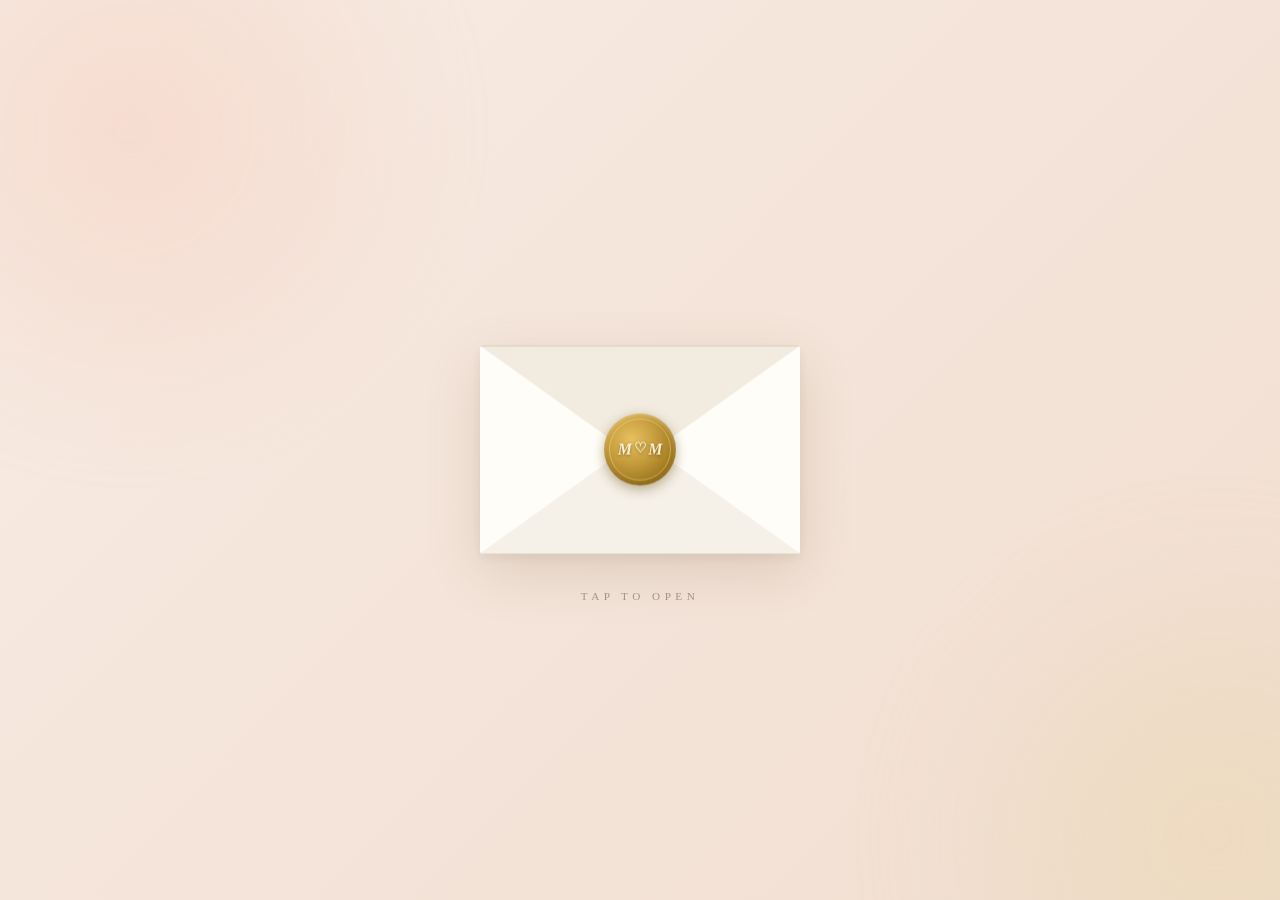
<file: index.html>
<!DOCTYPE html>
<html lang="en">
<head>
  <meta charset="UTF-8" />
  <meta http-equiv="refresh" content="0; url=./v3-envelope/" />
  <title>Mo'men &amp; Menna — Wedding Invitation</title>
  <link rel="canonical" href="./v3-envelope/" />
</head>
<body>
  <p>Redirecting to <a href="./v3-envelope/">the invitation</a>…</p>
</body>
</html>
</file>
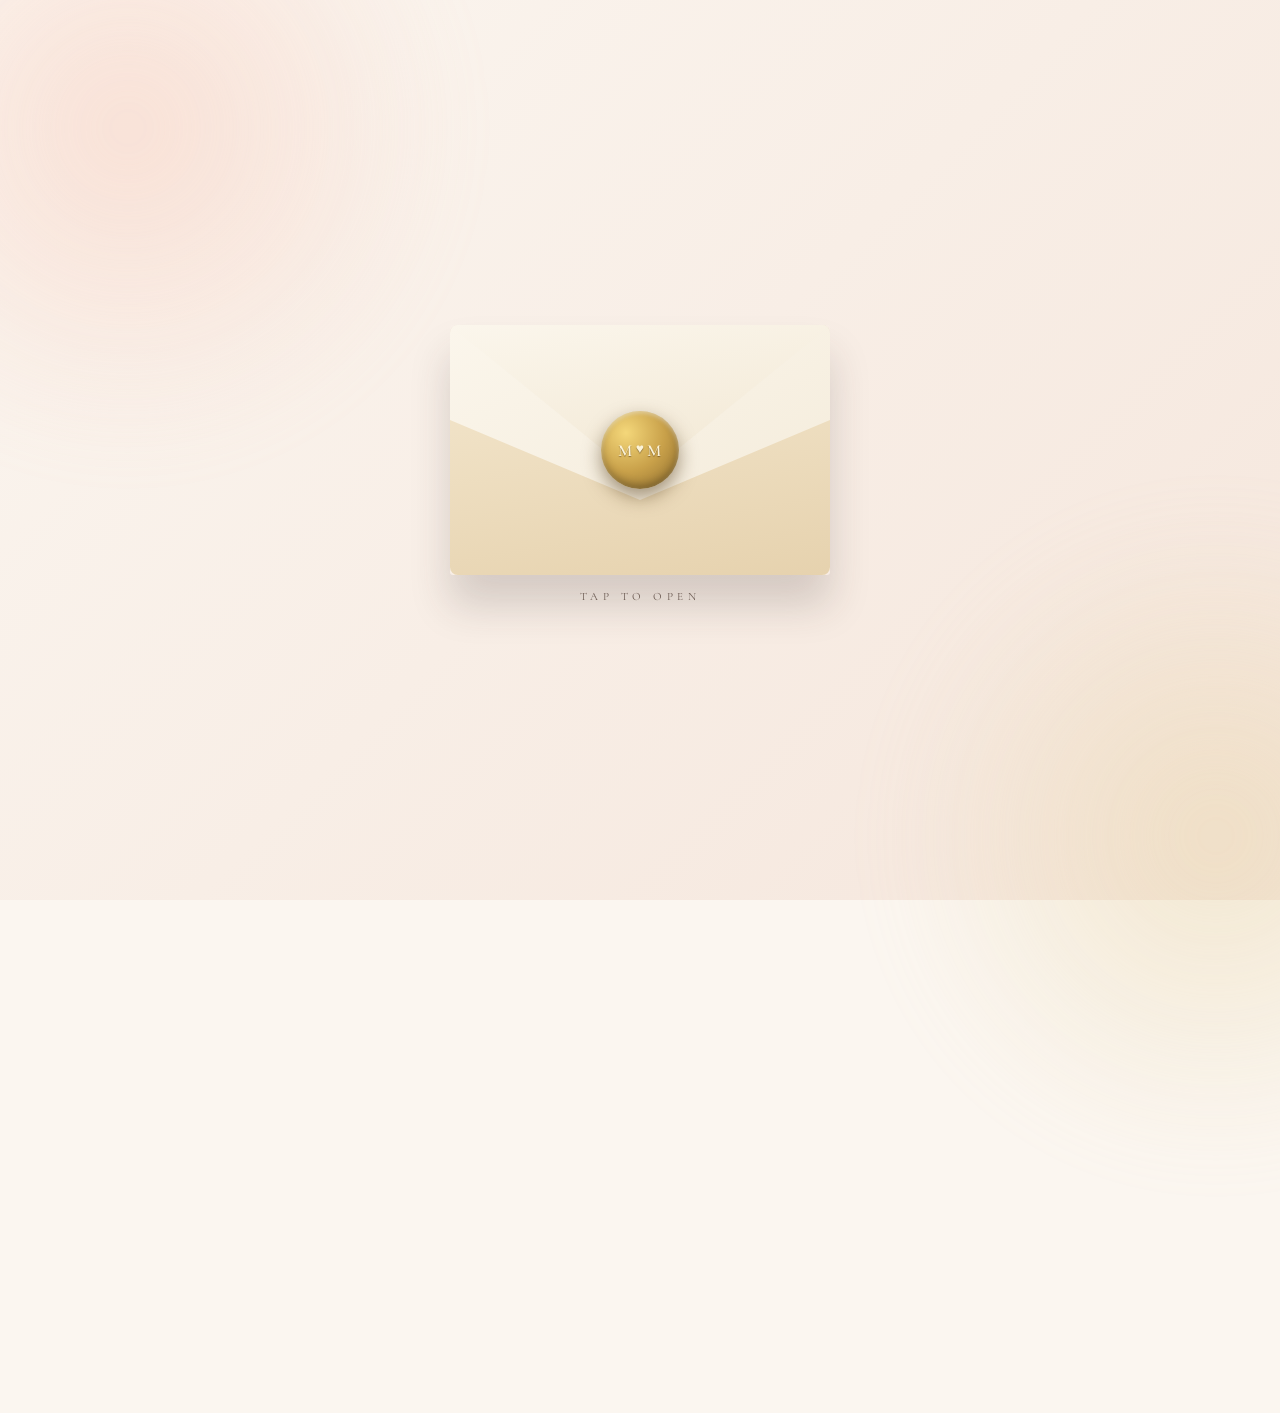
<file: v1-previous/index.html>
<!DOCTYPE html>
<html lang="en">
<head>
  <meta charset="UTF-8" />
  <meta name="viewport" content="width=device-width, initial-scale=1.0, viewport-fit=cover" />
  <meta name="theme-color" content="#c79a8b" />
  <meta name="apple-mobile-web-app-capable" content="yes" />
  <meta name="apple-mobile-web-app-status-bar-style" content="black-translucent" />
  <title>Mo'men &amp; Menna — Wedding Invitation</title>
  <meta name="description" content="29 May 2026 · Al Aly Al Azeem, Almazah · 4 PM" />

  <!-- Open Graph / WhatsApp / Facebook link preview -->
  <meta property="og:type" content="website" />
  <meta property="og:site_name" content="Mo'men &amp; Menna" />
  <meta property="og:title" content="Mo'men &amp; Menna — Wedding Invitation" />
  <meta property="og:description" content="29 May 2026 · Al Aly Al Azeem, Almazah · 4 PM" />
  <meta property="og:url" content="https://momen-menna-v1.surge.sh/" />
  <meta property="og:image" content="https://momen-menna-v1.surge.sh/preview.jpg" />
  <meta property="og:image:width" content="1200" />
  <meta property="og:image:height" content="630" />
  <meta property="og:image:alt" content="Mo'men &amp; Menna wedding invitation" />
  <meta property="og:locale" content="en_US" />

  <!-- Twitter / X -->
  <meta name="twitter:card" content="summary_large_image" />
  <meta name="twitter:title" content="Mo'men &amp; Menna — Wedding Invitation" />
  <meta name="twitter:description" content="29 May 2026 · Al Aly Al Azeem, Almazah · 4 PM" />
  <meta name="twitter:image" content="https://momen-menna-v1.surge.sh/preview.jpg" />

  <link rel="preconnect" href="https://fonts.googleapis.com" />
  <link rel="preconnect" href="https://fonts.gstatic.com" crossorigin />
  <link href="https://fonts.googleapis.com/css2?family=Amiri:wght@400;700&family=Cormorant+Garamond:wght@300;400;500;600&family=Great+Vibes&family=Tangerine:wght@400;700&display=swap" rel="stylesheet" />
  <link rel="stylesheet" href="styles.css" />
</head>
<body>
  <!-- Animated background layers -->
  <div class="bg-gradient" aria-hidden="true"></div>
  <div class="bg-glow bg-glow-1" aria-hidden="true"></div>
  <div class="bg-glow bg-glow-2" aria-hidden="true"></div>
  <div class="petals flowers" aria-hidden="true"></div>
  <div class="sparkles" aria-hidden="true"></div>

  <!-- Opening envelope (tap to open on first load) -->
  <div id="envelope" class="envelope" role="button" tabindex="0" aria-label="Tap to open invitation">
    <div class="env-back"></div>
    <div class="env-letter">
      <span class="env-monogram">M &amp; M</span>
    </div>
    <div class="env-front"></div>
    <div class="env-flap"></div>
    <div class="env-seal" aria-hidden="true">
      <span class="seal-text">M<span class="seal-heart">♥</span>M</span>
    </div>
  </div>
  <p class="env-tap" aria-hidden="true">tap to open</p>

  <main class="card" id="card" aria-hidden="true">
    <header class="top">
      <div class="ornament reveal" aria-hidden="true">
        <span class="line"></span>
        <span class="diamond">&#10047;</span>
        <span class="line"></span>
      </div>
      <p class="kicker reveal">Together with their families</p>
    </header>

    <section class="names">
      <h1 class="name reveal"><span class="name-inner">Mo'men</span></h1>
      <div class="amp reveal"><span class="amp-inner">&amp;</span></div>
      <h1 class="name reveal"><span class="name-inner">Menna</span></h1>
      <p class="subtitle reveal">request the pleasure of your company<br/>at the celebration of their wedding</p>
    </section>

    <section class="details">
      <div class="detail reveal">
        <span class="label">When</span>
        <span class="value">Friday</span>
        <span class="big-date">29</span>
        <span class="value">May 2026 &middot; 4:00 PM</span>
      </div>

      <div class="ornament small reveal" aria-hidden="true">
        <span class="line"></span>
        <span class="diamond">&#10047;</span>
        <span class="line"></span>
      </div>

      <div class="detail reveal">
        <span class="label">Where</span>
        <span class="value venue">Al Aly Al Azeem</span>
        <span class="value">Almazah</span>
        <a class="map-btn" href="https://maps.app.goo.gl/yazivd46UWntYhbt6?g_st=ic" target="_blank" rel="noopener">
          <svg viewBox="0 0 24 24" width="18" height="18" fill="currentColor" aria-hidden="true">
            <path d="M12 2a7 7 0 0 0-7 7c0 5.25 7 13 7 13s7-7.75 7-13a7 7 0 0 0-7-7zm0 9.5A2.5 2.5 0 1 1 12 6.5a2.5 2.5 0 0 1 0 5z"/>
          </svg>
          Open in Google Maps
        </a>
      </div>
    </section>

    <section class="countdown reveal" aria-label="Countdown to the wedding">
      <div class="cd-item"><span id="cd-days" class="cd-num">--</span><span class="cd-label">Days</span></div>
      <div class="cd-item"><span id="cd-hours" class="cd-num">--</span><span class="cd-label">Hours</span></div>
      <div class="cd-item"><span id="cd-mins" class="cd-num">--</span><span class="cd-label">Minutes</span></div>
      <div class="cd-item"><span id="cd-secs" class="cd-num">--</span><span class="cd-label">Seconds</span></div>
    </section>

    <div class="action-row reveal">
      <button id="add-cal" class="ghost-btn" type="button">
        <svg viewBox="0 0 24 24" width="18" height="18" fill="currentColor" aria-hidden="true">
          <path d="M19 4h-1V2h-2v2H8V2H6v2H5a2 2 0 0 0-2 2v14a2 2 0 0 0 2 2h14a2 2 0 0 0 2-2V6a2 2 0 0 0-2-2zm0 16H5V10h14v10zM5 8V6h14v2H5z"/>
        </svg>
        Add to Calendar
      </button>
    </div>

    <footer class="bottom reveal">
      <p class="quote arabic" lang="ar" dir="rtl">وَمِنْ آيَاتِهِ أَنْ خَلَقَ لَكُم مِّنْ أَنفُسِكُمْ أَزْوَاجًا لِّتَسْكُنُوا إِلَيْهَا وَجَعَلَ بَيْنَكُم مَّوَدَّةً وَرَحْمَةً ۚ إِنَّ فِي ذَٰلِكَ لَآيَاتٍ لِّقَوْمٍ يَتَفَكَّرُونَ</p>
      <p class="ayah-ref" lang="ar" dir="rtl">سورة الروم — الآية ٢١</p>
      <p class="signature">With love, Mo'men &amp; Menna</p>
    </footer>
  </main>

  <script src="script.js"></script>
</body>
</html>
</file>
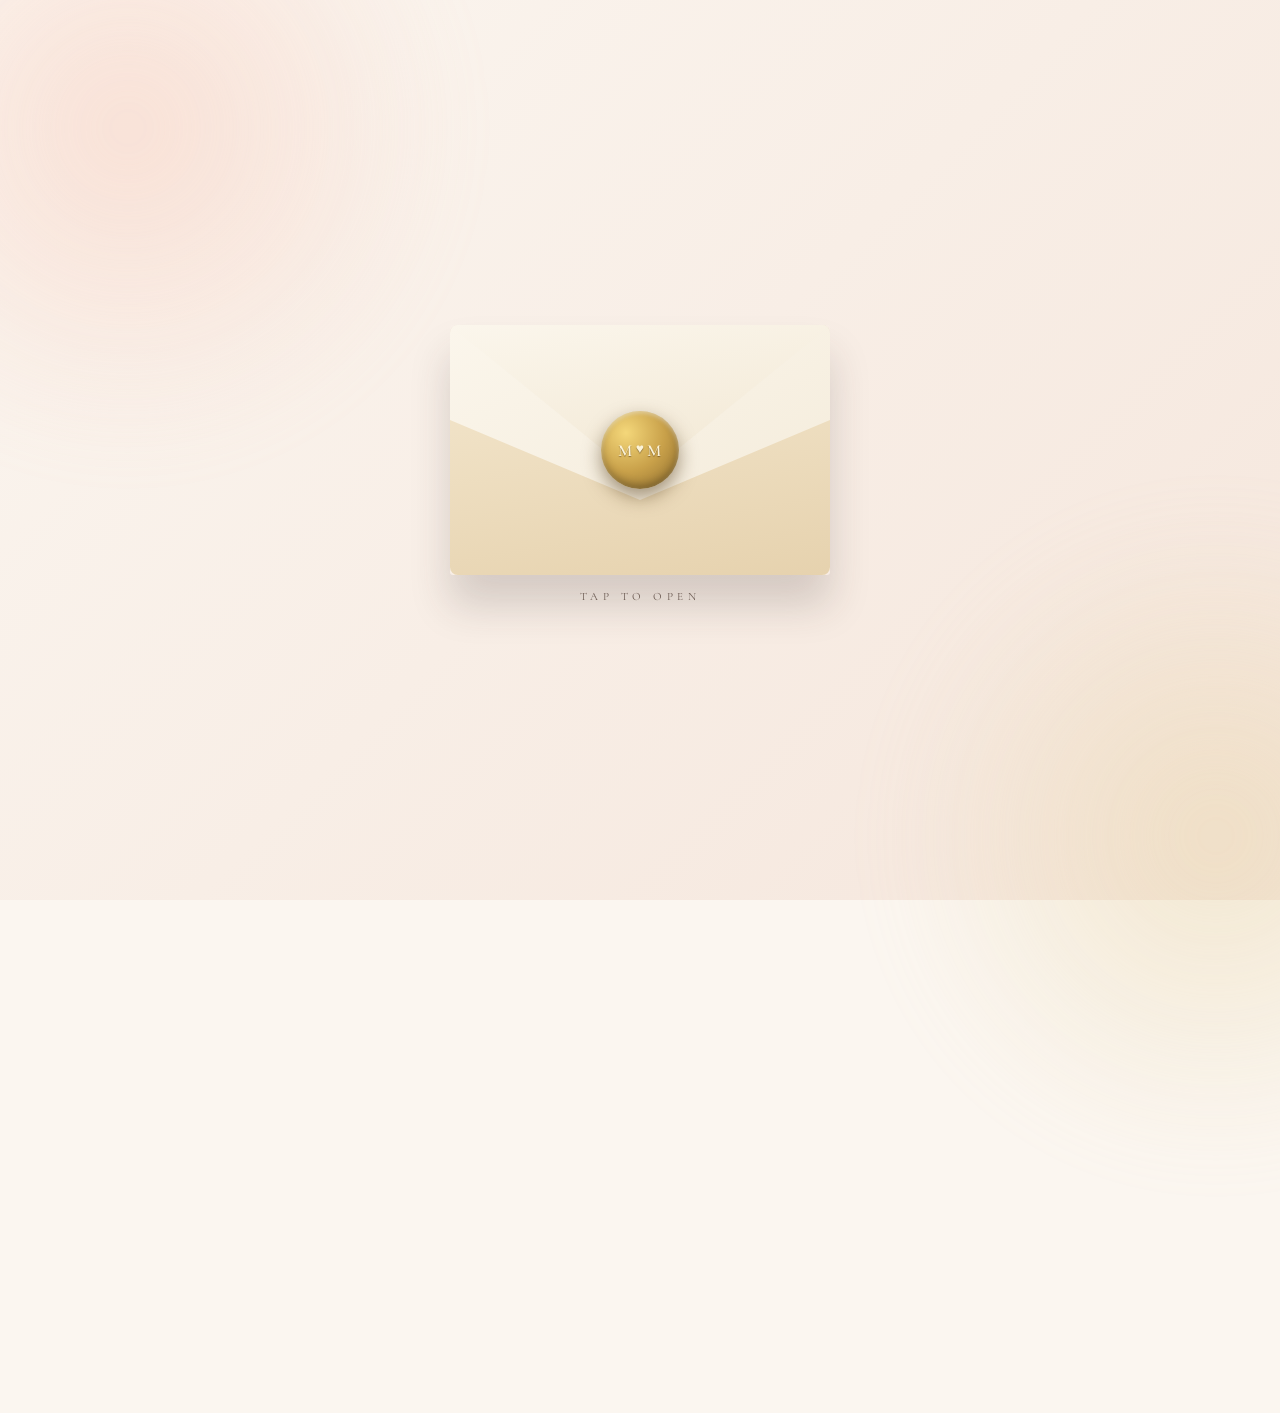
<file: v2-latest/index.html>
<!DOCTYPE html>
<html lang="en">
<head>
  <meta charset="UTF-8" />
  <meta name="viewport" content="width=device-width, initial-scale=1.0, viewport-fit=cover" />
  <meta name="theme-color" content="#c79a8b" />
  <meta name="apple-mobile-web-app-capable" content="yes" />
  <meta name="apple-mobile-web-app-status-bar-style" content="black-translucent" />
  <title>Mo'men &amp; Menna — Wedding Invitation</title>
  <meta name="description" content="29 May 2026 · Al Aly Al Azeem, Almazah · 4 PM" />

  <!-- Open Graph / WhatsApp / Facebook link preview -->
  <meta property="og:type" content="website" />
  <meta property="og:site_name" content="Mo'men &amp; Menna" />
  <meta property="og:title" content="Mo'men &amp; Menna — Wedding Invitation" />
  <meta property="og:description" content="29 May 2026 · Al Aly Al Azeem, Almazah · 4 PM" />
  <meta property="og:url" content="https://momen-menna-v2.surge.sh/" />
  <meta property="og:image" content="https://momen-menna-v2.surge.sh/preview.jpg" />
  <meta property="og:image:width" content="1200" />
  <meta property="og:image:height" content="630" />
  <meta property="og:image:alt" content="Mo'men &amp; Menna wedding invitation" />
  <meta property="og:locale" content="en_US" />

  <!-- Twitter / X -->
  <meta name="twitter:card" content="summary_large_image" />
  <meta name="twitter:title" content="Mo'men &amp; Menna — Wedding Invitation" />
  <meta name="twitter:description" content="29 May 2026 · Al Aly Al Azeem, Almazah · 4 PM" />
  <meta name="twitter:image" content="https://momen-menna-v2.surge.sh/preview.jpg" />

  <link rel="preconnect" href="https://fonts.googleapis.com" />
  <link rel="preconnect" href="https://fonts.gstatic.com" crossorigin />
  <link href="https://fonts.googleapis.com/css2?family=Amiri:wght@400;700&family=Cormorant+Garamond:wght@300;400;500;600&family=Great+Vibes&family=Tangerine:wght@400;700&display=swap" rel="stylesheet" />
  <link rel="stylesheet" href="styles.css" />
</head>
<body>
  <!-- Animated background layers -->
  <div class="bg-gradient" aria-hidden="true"></div>
  <div class="bg-glow bg-glow-1" aria-hidden="true"></div>
  <div class="bg-glow bg-glow-2" aria-hidden="true"></div>
  <div class="petals flowers" aria-hidden="true"></div>
  <div class="sparkles" aria-hidden="true"></div>

  <!-- Opening envelope (tap to open on first load) -->
  <div id="envelope" class="envelope" role="button" tabindex="0" aria-label="Tap to open invitation">
    <div class="env-back"></div>
    <div class="env-letter">
      <span class="env-monogram">M &amp; M</span>
    </div>
    <div class="env-front"></div>
    <div class="env-flap"></div>
    <div class="env-seal" aria-hidden="true">
      <span class="seal-text">M<span class="seal-heart">♥</span>M</span>
    </div>
  </div>
  <p class="env-tap" aria-hidden="true">tap to open</p>

  <main class="card" id="card" aria-hidden="true">
    <header class="top">
      <div class="ornament reveal" aria-hidden="true">
        <span class="line"></span>
        <span class="diamond">&#10047;</span>
        <span class="line"></span>
      </div>
      <p class="kicker reveal">Together with their families</p>
    </header>

    <section class="names">
      <h1 class="name reveal"><span class="name-inner">Mo'men</span></h1>
      <div class="amp reveal"><span class="amp-inner">&amp;</span></div>
      <h1 class="name reveal"><span class="name-inner">Menna</span></h1>
      <p class="subtitle reveal">request the pleasure of your company<br/>at the celebration of their wedding</p>
    </section>

    <section class="details">
      <div class="detail reveal">
        <span class="label">When</span>
        <span class="value">Friday</span>
        <span class="big-date">29</span>
        <span class="value">May 2026 &middot; 4:00 PM</span>
      </div>

      <div class="ornament small reveal" aria-hidden="true">
        <span class="line"></span>
        <span class="diamond">&#10047;</span>
        <span class="line"></span>
      </div>

      <div class="detail reveal">
        <span class="label">Where</span>
        <span class="value venue">Al Aly Al Azeem</span>
        <span class="value">Almazah</span>
        <a class="map-btn" href="https://maps.app.goo.gl/yazivd46UWntYhbt6?g_st=ic" target="_blank" rel="noopener">
          <svg viewBox="0 0 24 24" width="18" height="18" fill="currentColor" aria-hidden="true">
            <path d="M12 2a7 7 0 0 0-7 7c0 5.25 7 13 7 13s7-7.75 7-13a7 7 0 0 0-7-7zm0 9.5A2.5 2.5 0 1 1 12 6.5a2.5 2.5 0 0 1 0 5z"/>
          </svg>
          Open in Google Maps
        </a>
      </div>
    </section>

    <section class="countdown reveal" aria-label="Countdown to the wedding">
      <div class="cd-item"><span id="cd-days" class="cd-num">--</span><span class="cd-label">Days</span></div>
      <div class="cd-item"><span id="cd-hours" class="cd-num">--</span><span class="cd-label">Hours</span></div>
      <div class="cd-item"><span id="cd-mins" class="cd-num">--</span><span class="cd-label">Minutes</span></div>
      <div class="cd-item"><span id="cd-secs" class="cd-num">--</span><span class="cd-label">Seconds</span></div>
    </section>

    <div class="action-row reveal">
      <button id="add-cal" class="ghost-btn" type="button">
        <svg viewBox="0 0 24 24" width="18" height="18" fill="currentColor" aria-hidden="true">
          <path d="M19 4h-1V2h-2v2H8V2H6v2H5a2 2 0 0 0-2 2v14a2 2 0 0 0 2 2h14a2 2 0 0 0 2-2V6a2 2 0 0 0-2-2zm0 16H5V10h14v10zM5 8V6h14v2H5z"/>
        </svg>
        Add to Calendar
      </button>
    </div>

    <footer class="bottom reveal">
      <p class="quote arabic" lang="ar" dir="rtl">وَمِنْ آيَاتِهِ أَنْ خَلَقَ لَكُم مِّنْ أَنفُسِكُمْ أَزْوَاجًا لِّتَسْكُنُوا إِلَيْهَا وَجَعَلَ بَيْنَكُم مَّوَدَّةً وَرَحْمَةً ۚ إِنَّ فِي ذَٰلِكَ لَآيَاتٍ لِّقَوْمٍ يَتَفَكَّرُونَ</p>
      <p class="ayah-ref" lang="ar" dir="rtl">سورة الروم — الآية ٢١</p>
      <p class="signature">With love, Mo'men &amp; Menna</p>
    </footer>
  </main>

  <script src="script.js"></script>
</body>
</html>
</file>
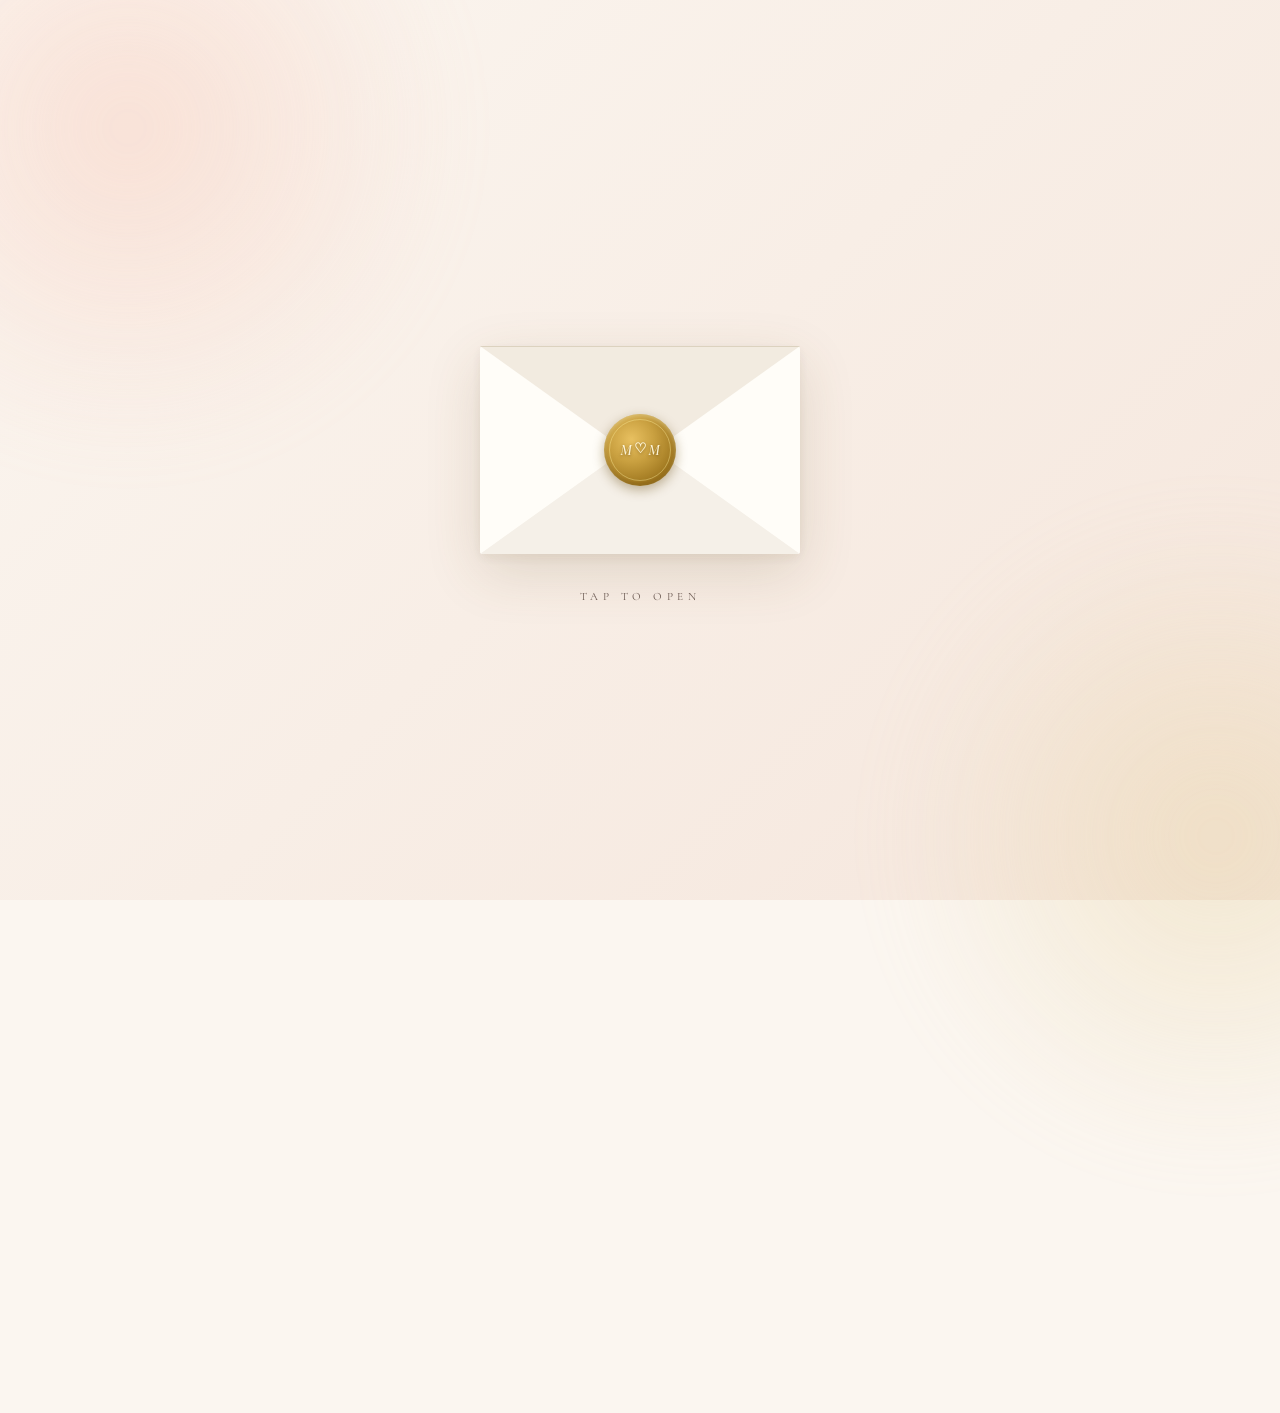
<file: v3-envelope/index.html>
<!DOCTYPE html>
<html lang="en">
<head>
  <meta charset="UTF-8" />
  <meta name="viewport" content="width=device-width, initial-scale=1.0, viewport-fit=cover" />
  <meta name="theme-color" content="#c79a8b" />
  <meta name="apple-mobile-web-app-capable" content="yes" />
  <meta name="apple-mobile-web-app-status-bar-style" content="black-translucent" />
  <title>Mo'men &amp; Menna — Wedding Invitation</title>
  <meta name="description" content="29 May 2026 · Al Aly Al Azeem, Almazah · 4 PM" />

  <!-- Open Graph / WhatsApp / Facebook link preview -->
  <meta property="og:type" content="website" />
  <meta property="og:site_name" content="Mo'men &amp; Menna" />
  <meta property="og:title" content="Mo'men &amp; Menna — Wedding Invitation" />
  <meta property="og:description" content="29 May 2026 · Al Aly Al Azeem, Almazah · 4 PM" />
  <meta property="og:url" content="https://momen-menna.surge.sh/" />
  <meta property="og:image" content="https://momen-menna.surge.sh/preview.jpg" />
  <meta property="og:image:width" content="1200" />
  <meta property="og:image:height" content="630" />
  <meta property="og:image:alt" content="Mo'men &amp; Menna wedding invitation" />
  <meta property="og:locale" content="en_US" />

  <!-- Twitter / X (uses similar large-card layout) -->
  <meta name="twitter:card" content="summary_large_image" />
  <meta name="twitter:title" content="Mo'men &amp; Menna — Wedding Invitation" />
  <meta name="twitter:description" content="29 May 2026 · Al Aly Al Azeem, Almazah · 4 PM" />
  <meta name="twitter:image" content="https://momen-menna.surge.sh/preview.jpg" />

  <link rel="preconnect" href="https://fonts.googleapis.com" />
  <link rel="preconnect" href="https://fonts.gstatic.com" crossorigin />
  <link href="https://fonts.googleapis.com/css2?family=Amiri:wght@400;700&family=Cormorant+Garamond:wght@300;400;500;600&family=Great+Vibes&family=Tangerine:wght@400;700&display=swap" rel="stylesheet" />
  <link rel="stylesheet" href="styles.css" />
</head>
<body>
  <!-- Animated background layers -->
  <div class="bg-gradient" aria-hidden="true"></div>
  <div class="bg-glow bg-glow-1" aria-hidden="true"></div>
  <div class="bg-glow bg-glow-2" aria-hidden="true"></div>
  <div class="petals flowers" aria-hidden="true"></div>
  <div class="sparkles" aria-hidden="true"></div>

  <!-- Opening envelope (tap to open on first load) -->
  <div id="envelope" class="envelope" role="button" tabindex="0" aria-label="Tap to open invitation">
    <div class="env-back"></div>
    <div class="env-letter">
      <span class="env-monogram">M &amp; M</span>
    </div>
    <div class="env-front"></div>
    <div class="env-flap"></div>
    <div class="env-seal" aria-hidden="true">
      <span class="seal-text">M<span class="seal-heart">♡</span>M</span>
    </div>
  </div>
  <p class="env-tap" aria-hidden="true">tap to open</p>

  <main class="card" id="card" aria-hidden="true">
    <header class="top">
      <div class="ornament reveal" aria-hidden="true">
        <span class="line"></span>
        <span class="diamond">&#10047;</span>
        <span class="line"></span>
      </div>
      <p class="kicker reveal">Together with their families</p>
    </header>

    <section class="names">
      <h1 class="name reveal"><span class="name-inner">Mo'men</span></h1>
      <div class="amp reveal"><span class="amp-inner">&amp;</span></div>
      <h1 class="name reveal"><span class="name-inner">Menna</span></h1>
      <p class="subtitle reveal">request the pleasure of your company<br/>at the celebration of their wedding</p>
    </section>

    <section class="details">
      <div class="detail reveal">
        <span class="label">When</span>
        <span class="value">Friday</span>
        <span class="big-date">29</span>
        <span class="value">May 2026 &middot; 4:00 PM</span>
      </div>

      <div class="ornament small reveal" aria-hidden="true">
        <span class="line"></span>
        <span class="diamond">&#10047;</span>
        <span class="line"></span>
      </div>

      <div class="detail reveal">
        <span class="label">Where</span>
        <span class="value venue">Al Aly Al Azeem</span>
        <span class="value">Almazah</span>
        <a class="map-btn" href="https://maps.app.goo.gl/yazivd46UWntYhbt6?g_st=ic" target="_blank" rel="noopener">
          <svg viewBox="0 0 24 24" width="18" height="18" fill="currentColor" aria-hidden="true">
            <path d="M12 2a7 7 0 0 0-7 7c0 5.25 7 13 7 13s7-7.75 7-13a7 7 0 0 0-7-7zm0 9.5A2.5 2.5 0 1 1 12 6.5a2.5 2.5 0 0 1 0 5z"/>
          </svg>
          Open in Google Maps
        </a>
      </div>
    </section>

    <section class="countdown reveal" aria-label="Countdown to the wedding">
      <div class="cd-item"><span id="cd-days" class="cd-num">--</span><span class="cd-label">Days</span></div>
      <div class="cd-item"><span id="cd-hours" class="cd-num">--</span><span class="cd-label">Hours</span></div>
      <div class="cd-item"><span id="cd-mins" class="cd-num">--</span><span class="cd-label">Minutes</span></div>
      <div class="cd-item"><span id="cd-secs" class="cd-num">--</span><span class="cd-label">Seconds</span></div>
    </section>

    <div class="action-row reveal">
      <button id="add-cal" class="ghost-btn" type="button">
        <svg viewBox="0 0 24 24" width="18" height="18" fill="currentColor" aria-hidden="true">
          <path d="M19 4h-1V2h-2v2H8V2H6v2H5a2 2 0 0 0-2 2v14a2 2 0 0 0 2 2h14a2 2 0 0 0 2-2V6a2 2 0 0 0-2-2zm0 16H5V10h14v10zM5 8V6h14v2H5z"/>
        </svg>
        Add to Calendar
      </button>
    </div>

    <footer class="bottom reveal">
      <p class="quote arabic" lang="ar" dir="rtl">وَمِنْ آيَاتِهِ أَنْ خَلَقَ لَكُم مِّنْ أَنفُسِكُمْ أَزْوَاجًا لِّتَسْكُنُوا إِلَيْهَا وَجَعَلَ بَيْنَكُم مَّوَدَّةً وَرَحْمَةً ۚ إِنَّ فِي ذَٰلِكَ لَآيَاتٍ لِّقَوْمٍ يَتَفَكَّرُونَ</p>
      <p class="ayah-ref" lang="ar" dir="rtl">سورة الروم — الآية ٢١</p>
      <p class="signature">With love, Mo'men &amp; Menna</p>
    </footer>
  </main>

  <script src="script.js"></script>
</body>
</html>
</file>
<file: v1-previous/styles.css>
:root {
  --rose: #c79a8b;
  --rose-deep: #a87463;
  --rose-soft: #f7c8b8;
  --gold: #c9a96e;
  --gold-deep: #9c7d44;
  --gold-light: #e8d5a8;
  --cream: #fbf6f0;
  --ink: #3a2e2a;
  --muted: #6b5a52;
  --safe-top: env(safe-area-inset-top, 0px);
  --safe-bottom: env(safe-area-inset-bottom, 0px);
}

* { box-sizing: border-box; margin: 0; padding: 0; -webkit-tap-highlight-color: transparent; }

html { background: var(--cream); }
html, body {
  min-height: 100%;
  font-family: 'Cormorant Garamond', 'Times New Roman', serif;
  color: var(--ink);
  overflow-x: hidden;
  -webkit-font-smoothing: antialiased;
  text-rendering: optimizeLegibility;
}

body { padding: var(--safe-top) 0 var(--safe-bottom); }

/* ---------- Animated background ---------- */
.bg-gradient {
  position: fixed;
  inset: 0;
  z-index: -3;
  background: linear-gradient(135deg, #fbf6f0, #f5e6dc, #efd9c9, #f7ebe0, #fbf6f0);
  background-size: 400% 400%;
  animation: gradientShift 20s ease-in-out infinite;
}

.bg-glow {
  position: fixed;
  width: 60vmax;
  height: 60vmax;
  border-radius: 50%;
  filter: blur(40px);
  opacity: 0.45;
  z-index: -2;
  pointer-events: none;
  will-change: transform;
  transform: translateZ(0);
}
.bg-glow-1 {
  background: radial-gradient(circle, var(--rose-soft), transparent 60%);
  top: -20vmax; left: -20vmax;
  animation: drift1 22s ease-in-out infinite alternate;
}
.bg-glow-2 {
  background: radial-gradient(circle, var(--gold-light), transparent 60%);
  bottom: -25vmax; right: -25vmax;
  animation: drift2 26s ease-in-out infinite alternate;
}

@keyframes gradientShift {
  0%   { background-position: 0% 50%; }
  50%  { background-position: 100% 50%; }
  100% { background-position: 0% 50%; }
}
@keyframes drift1 {
  from { transform: translate(0, 0) scale(1); }
  to   { transform: translate(20vmax, 15vmax) scale(1.15); }
}
@keyframes drift2 {
  from { transform: translate(0, 0) scale(1); }
  to   { transform: translate(-15vmax, -10vmax) scale(1.1); }
}

/* ---------- Falling petals & sparkles ---------- */
.petals, .sparkles {
  position: fixed;
  inset: 0;
  pointer-events: none;
  z-index: -1;
  overflow: hidden;
  opacity: 0;
  transition: opacity 1.4s ease;
}
body.invitation-open .petals,
body.invitation-open .sparkles { opacity: 1; }

.petal {
  position: absolute;
  top: -80px;
  width: 30px;
  height: 30px;
  background-repeat: no-repeat;
  background-position: center;
  background-size: contain;
  opacity: 0.95;
  animation: fall linear infinite;
  will-change: transform;
  filter: drop-shadow(0 2px 3px rgba(168, 116, 99, 0.30));
}
/* Five vibrant flower variants */
.petal.f1 { background-image: url("data:image/svg+xml;utf8,<svg xmlns='http://www.w3.org/2000/svg' viewBox='0 0 64 64'><g><circle cx='32' cy='14' r='12' fill='%23ec6b8a'/><circle cx='50' cy='32' r='12' fill='%23e85a7a'/><circle cx='32' cy='50' r='12' fill='%23ec6b8a'/><circle cx='14' cy='32' r='12' fill='%23e85a7a'/><circle cx='32' cy='32' r='8' fill='%23f5d76e'/></g></svg>"); }
.petal.f2 { background-image: url("data:image/svg+xml;utf8,<svg xmlns='http://www.w3.org/2000/svg' viewBox='0 0 64 64'><g><ellipse cx='32' cy='12' rx='9' ry='15' fill='%23ff8fa3'/><ellipse cx='52' cy='32' rx='15' ry='9' fill='%23ff8fa3'/><ellipse cx='32' cy='52' rx='9' ry='15' fill='%23ff8fa3'/><ellipse cx='12' cy='32' rx='15' ry='9' fill='%23ff8fa3'/><ellipse cx='18' cy='18' rx='10' ry='10' fill='%23ffb3c1' transform='rotate(45 18 18)'/><ellipse cx='46' cy='18' rx='10' ry='10' fill='%23ffb3c1' transform='rotate(-45 46 18)'/><ellipse cx='46' cy='46' rx='10' ry='10' fill='%23ffb3c1' transform='rotate(45 46 46)'/><ellipse cx='18' cy='46' rx='10' ry='10' fill='%23ffb3c1' transform='rotate(-45 18 46)'/><circle cx='32' cy='32' r='8' fill='%23f5d76e'/></g></svg>"); }
.petal.f3 { background-image: url("data:image/svg+xml;utf8,<svg xmlns='http://www.w3.org/2000/svg' viewBox='0 0 64 64'><g><path d='M32 4c-7 9-7 16 0 25 7-9 7-16 0-25z' fill='%23a87463'/><path d='M60 32c-9-7-16-7-25 0 9 7 16 7 25 0z' fill='%23a87463'/><path d='M32 60c7-9 7-16 0-25-7 9-7 16 0 25z' fill='%23a87463'/><path d='M4 32c9 7 16 7 25 0-9-7-16-7-25 0z' fill='%23a87463'/><circle cx='32' cy='32' r='7' fill='%239c7d44'/></g></svg>"); }
.petal.f4 { background-image: url("data:image/svg+xml;utf8,<svg xmlns='http://www.w3.org/2000/svg' viewBox='0 0 64 64'><g transform='translate(32 32)'><g><ellipse cx='0' cy='-20' rx='8' ry='14' fill='%23d6336c'/></g><g transform='rotate(72)'><ellipse cx='0' cy='-20' rx='8' ry='14' fill='%23d6336c'/></g><g transform='rotate(144)'><ellipse cx='0' cy='-20' rx='8' ry='14' fill='%23d6336c'/></g><g transform='rotate(216)'><ellipse cx='0' cy='-20' rx='8' ry='14' fill='%23d6336c'/></g><g transform='rotate(288)'><ellipse cx='0' cy='-20' rx='8' ry='14' fill='%23d6336c'/></g><circle r='7' fill='%23f5d76e'/></g></svg>"); }
.petal.f5 { background-image: url("data:image/svg+xml;utf8,<svg xmlns='http://www.w3.org/2000/svg' viewBox='0 0 64 64'><g><path d='M32 4 C 38 18 46 22 60 22 C 46 26 40 36 38 60 C 32 46 26 42 4 42 C 18 36 24 26 32 4 Z' fill='%23c44569'/><circle cx='32' cy='30' r='7' fill='%23f5d76e'/></g></svg>"); }
@keyframes fall {
  0%   { transform: translate3d(0, -10vh, 0) rotate(0deg);   opacity: 0; }
  10%  { opacity: 1; }
  50%  { transform: translate3d(60px, 50vh, 0) rotate(360deg); }
  90%  { opacity: 1; }
  100% { transform: translate3d(120px, 110vh, 0) rotate(900deg); opacity: 0; }
}

.sparkle {
  position: absolute;
  width: 6px; height: 6px;
  border-radius: 50%;
  background: radial-gradient(circle, #fff, var(--gold-light) 60%, transparent 70%);
  opacity: 0;
  animation: twinkle 4s ease-in-out infinite;
  will-change: opacity, transform;
}
@keyframes twinkle {
  0%, 100% { opacity: 0; transform: scale(0.6); }
  50%      { opacity: 1; transform: scale(1.3); }
}

/* ---------- Envelope intro ---------- */
.envelope {
  position: fixed;
  inset: 0;
  margin: auto;
  width: min(86vw, 380px);
  height: min(56vw, 250px);
  z-index: 50;
  cursor: pointer;
  perspective: 900px;
  animation: envFloat 4s ease-in-out infinite;
  transition: opacity 0.6s ease, transform 0.8s ease;
  box-shadow: 0 30px 40px rgba(58,46,42,0.18);
  border-radius: 3px;
}
.envelope.opening { animation: none; }
.envelope.opened {
  opacity: 0;
  transform: scale(1.4);
  pointer-events: none;
}
@keyframes envFloat {
  0%, 100% { transform: translateY(0); }
  50%      { transform: translateY(-10px); }
}

.env-back, .env-front, .env-flap, .env-letter {
  position: absolute;
  inset: 0;
  border-radius: 8px;
}
.env-back {
  background: linear-gradient(155deg, #fbf6ec 0%, #f3ead8 100%);
  border: 1px solid rgba(168,116,99,0.18);
}
.env-letter {
  /* Hidden cream layer behind flap/front; prevents text peeking through gaps */
  background: linear-gradient(155deg, #fbf6ec 0%, #f3ead8 100%);
  transition: transform 0.9s cubic-bezier(.2,.8,.2,1) 0.3s;
  z-index: 1;
}
.env-monogram { display: none; }
.env-tap {
  position: fixed;
  left: 0; right: 0;
  top: calc(50% + min(30vw, 140px));
  text-align: center;
  font-size: 0.7rem;
  letter-spacing: 0.4em;
  text-transform: uppercase;
  color: var(--muted);
  z-index: 51;
  animation: pulseTap 1.8s ease-in-out infinite;
  pointer-events: none;
  transition: opacity 0.5s ease;
}
.envelope.opening ~ .env-tap { opacity: 0; animation: none; }
@keyframes pulseTap {
  0%, 100% { opacity: 0.45; }
  50%      { opacity: 1; }
}
.env-front {
  background: linear-gradient(170deg, #f5e9d1 0%, #e6d2ae 100%);
  z-index: 2;
  clip-path: polygon(0 100%, 0 38%, 50% 70%, 100% 38%, 100% 100%);
  box-shadow: inset 0 1px 0 rgba(255,255,255,0.5);
}
.env-flap {
  background: linear-gradient(170deg, #fbf6ec 0%, #ede0c6 100%);
  z-index: 3;
  clip-path: polygon(0 0, 100% 0, 50% 62%);
  transform-origin: top center;
  transition: transform 0.7s cubic-bezier(.6,-0.2,.7,1);
  filter: drop-shadow(0 1px 0 rgba(168,116,99,0.12));
}
.env-seal {
  position: absolute;
  top: 50%; left: 50%;
  transform: translate(-50%, -50%);
  width: 78px; height: 78px;
  border-radius: 50%;
  background:
    radial-gradient(circle at 32% 28%, #f4d77a 0%, #c9a14a 50%, #8c6a2c 100%);
  display: flex; align-items: center; justify-content: center;
  z-index: 4;
  box-shadow:
    inset 0 2px 4px rgba(255,255,255,0.45),
    inset 0 -4px 8px rgba(0,0,0,0.28),
    0 8px 18px rgba(80,55,20,0.5);
  transition: transform 0.4s ease, opacity 0.4s ease;
  font-family: 'Cormorant Garamond', serif;
}
.seal-text {
  color: #fbf3d8;
  font-size: 1.05rem;
  letter-spacing: 0.04em;
  font-weight: 600;
  text-shadow: 0 1px 1px rgba(80,55,20,0.6);
  display: inline-flex;
  align-items: center;
  gap: 3px;
}
.seal-heart {
  font-size: 0.85rem;
  line-height: 1;
  transform: translateY(-1px);
  color: #fbf3d8;
}
.envelope.opening .env-flap { transform: rotateX(180deg); }
.envelope.opening .env-seal { transform: translate(-50%, -50%) scale(0); opacity: 0; }
.envelope.opening .env-letter { transform: translateY(-110%) scale(1.05); }

/* ---------- Card ---------- */
.card {
  max-width: 720px;
  margin: 4vh auto;
  padding: clamp(28px, 6vw, 56px) clamp(20px, 5vw, 40px) clamp(28px, 5vw, 48px);
  background: #FFFCF7;
  border: 1px solid rgba(201, 169, 110, 0.35);
  border-radius: 12px;
  box-shadow:
    0 30px 80px -30px rgba(58, 46, 42, 0.35),
    0 0 0 1px rgba(255,255,255,0.4) inset;
  text-align: center;
  position: relative;
  opacity: 0;
  transform: translateY(20px) scale(0.98);
  transition: opacity 0.8s ease, transform 0.8s cubic-bezier(.2,.8,.2,1);
}
.card.show { opacity: 1; transform: translateY(0) scale(1); }

.card::before, .card::after {
  content: "";
  position: absolute;
  width: 50px; height: 50px;
  border: 1.5px solid var(--gold);
  opacity: 0.55;
  pointer-events: none;
}
.card::before { top: 14px; left: 14px;  border-right: none; border-bottom: none; border-top-left-radius: 8px; }
.card::after  { bottom: 14px; right: 14px; border-left: none; border-top: none; border-bottom-right-radius: 8px; }

/* Ornament dividers */
.ornament {
  display: flex;
  align-items: center;
  justify-content: center;
  gap: 14px;
  margin: 6px auto 18px;
  color: var(--gold-deep);
}
.ornament .line {
  flex: 0 1 90px;
  height: 1px;
  background: linear-gradient(to right, transparent, var(--gold), transparent);
}
.ornament .diamond {
  font-size: 18px;
  animation: pulse 3s ease-in-out infinite;
  display: inline-block;
}
.ornament.small .line { flex-basis: 60px; }
@keyframes pulse {
  0%, 100% { transform: scale(1) rotate(0deg);     opacity: 0.85; }
  50%      { transform: scale(1.2) rotate(180deg); opacity: 1; }
}

.kicker {
  font-size: clamp(0.85rem, 2.6vw, 1rem);
  letter-spacing: 0.25em;
  text-transform: uppercase;
  color: var(--muted);
}

/* Names */
.names { margin: clamp(20px, 5vw, 30px) 0 clamp(24px, 5vw, 36px); }
.name {
  font-family: 'Great Vibes', cursive;
  font-weight: 400;
  font-size: clamp(3.2rem, 14vw, 6.5rem);
  color: var(--rose-deep);
  line-height: 1.05;
  text-shadow: 0 2px 0 rgba(201,169,110,0.15);
}
.name-inner {
  display: inline-block;
  background: linear-gradient(110deg, var(--rose-deep) 30%, var(--gold) 50%, var(--rose-deep) 70%);
  background-size: 200% auto;
  -webkit-background-clip: text;
          background-clip: text;
  -webkit-text-fill-color: transparent;
  animation: shimmer 6s linear infinite;
}
@keyframes shimmer {
  0%   { background-position: 200% center; }
  100% { background-position: -200% center; }
}

.amp {
  font-family: 'Tangerine', cursive;
  font-size: clamp(2.6rem, 10vw, 5rem);
  color: var(--gold-deep);
  margin: -6px 0;
  line-height: 1;
}
.amp-inner {
  display: inline-block;
  animation: float 4s ease-in-out infinite, ampGlow 3s ease-in-out infinite;
}
@keyframes float {
  0%, 100% { transform: translateY(0) rotate(-2deg); }
  50%      { transform: translateY(-8px) rotate(2deg); }
}
@keyframes ampGlow {
  0%, 100% { text-shadow: 0 0 0 rgba(201,169,110,0); }
  50%      { text-shadow: 0 0 22px rgba(201,169,110,0.6); }
}

.subtitle {
  margin-top: 16px;
  font-size: clamp(1rem, 3.2vw, 1.15rem);
  color: var(--muted);
  font-style: italic;
  padding: 0 6px;
}

/* Details */
.details {
  display: flex;
  flex-direction: column;
  gap: 8px;
  align-items: center;
  margin: 18px 0 26px;
}
.detail {
  display: flex;
  flex-direction: column;
  align-items: center;
  gap: 6px;
}
.label {
  text-transform: uppercase;
  letter-spacing: 0.3em;
  font-size: 0.75rem;
  color: var(--gold-deep);
  margin-bottom: 4px;
}
.value {
  font-size: clamp(1.05rem, 3.4vw, 1.25rem);
  color: var(--ink);
}
.value.venue { font-weight: 600; font-size: clamp(1.2rem, 4.2vw, 1.4rem); }

.big-date {
  font-family: 'Great Vibes', cursive;
  font-size: clamp(3.4rem, 13vw, 4.8rem);
  color: var(--rose-deep);
  line-height: 1;
  display: inline-block;
  animation: gentlePulse 4s ease-in-out infinite;
}
@keyframes gentlePulse {
  0%, 100% { transform: scale(1); }
  50%      { transform: scale(1.05); }
}

/* ---------- Buttons (secondary outline + hero gold) ---------- */
.map-btn, .ghost-btn {
  display: inline-flex;
  align-items: center;
  justify-content: center;
  gap: 10px;
  padding: 13px 26px;
  min-height: 48px;
  text-decoration: none;
  border-radius: 999px;
  font-family: 'Cormorant Garamond', serif;
  font-size: 1rem;
  letter-spacing: 0.08em;
  font-weight: 600;
  cursor: pointer;
  user-select: none;
  -webkit-tap-highlight-color: transparent;
  transition:
    transform 0.25s cubic-bezier(.2,.8,.2,1),
    box-shadow 0.3s ease,
    background 0.3s ease,
    color 0.3s ease;
  position: relative;
  overflow: hidden;
  isolation: isolate;
}
.map-btn:focus-visible, .ghost-btn:focus-visible {
  outline: 2px solid var(--gold-deep);
  outline-offset: 3px;
}
.map-btn:active, .ghost-btn:active { transform: translateY(1px) scale(0.98); }

/* Secondary: outline pill (Google Maps) */
.map-btn {
  margin-top: 10px;
  color: var(--rose-deep);
  background: rgba(255, 252, 247, 0.92);
  border: 1.5px solid var(--gold);
  box-shadow:
    0 1px 0 rgba(255,255,255,0.8) inset,
    0 6px 16px -10px rgba(58,46,42,0.4);
}
.map-btn:hover {
  background: rgba(255, 252, 247, 0.95);
  border-color: var(--gold-deep);
  transform: translateY(-2px);
  box-shadow:
    0 1px 0 rgba(255,255,255,0.9) inset,
    0 12px 24px -12px rgba(58,46,42,0.45);
}

/* Hero: gold gradient pill (Add to Calendar) */
.ghost-btn {
  color: #fbf3d8;
  border: none;
  background:
    linear-gradient(135deg, #d4b06a 0%, #b88a3e 45%, #d4b06a 100%);
  background-size: 200% 100%;
  background-position: 0% 50%;
  text-shadow: 0 1px 1px rgba(80,55,20,0.4);
  box-shadow:
    inset 0 1px 0 rgba(255,255,255,0.4),
    inset 0 -2px 4px rgba(80,55,20,0.25),
    0 10px 24px -8px rgba(140,106,44,0.55),
    0 2px 6px rgba(140,106,44,0.3);
  animation: goldBreath 5s ease-in-out infinite;
}
.ghost-btn::before {
  /* Sweeping shine */
  content: "";
  position: absolute;
  inset: 0;
  background: linear-gradient(
    115deg,
    transparent 25%,
    rgba(255, 245, 210, 0.55) 50%,
    transparent 75%
  );
  transform: translateX(-120%);
  pointer-events: none;
  z-index: 1;
  animation: btnShine 4.5s ease-in-out infinite;
}
.ghost-btn > * { position: relative; z-index: 2; }
.ghost-btn:hover {
  background-position: 100% 50%;
  transform: translateY(-2px);
  box-shadow:
    inset 0 1px 0 rgba(255,255,255,0.5),
    inset 0 -2px 4px rgba(80,55,20,0.25),
    0 16px 32px -10px rgba(140,106,44,0.65),
    0 4px 10px rgba(140,106,44,0.35);
}
@keyframes btnShine {
  0%   { transform: translateX(-120%); }
  60%  { transform: translateX(120%); }
  100% { transform: translateX(120%); }
}
@keyframes goldBreath {
  0%, 100% { background-position: 0% 50%; }
  50%      { background-position: 100% 50%; }
}

/* ---------- Action row ---------- */
.action-row {
  display: flex;
  justify-content: center;
  align-items: center;
  gap: 14px;
  margin: 26px auto 8px;
  flex-wrap: wrap;
}

/* ---------- Countdown ---------- */
.countdown {
  display: grid;
  grid-template-columns: repeat(4, 1fr);
  gap: 10px;
  margin: 22px auto 6px;
  max-width: 460px;
}
.cd-item {
  padding: 14px 6px;
  background:
    linear-gradient(180deg, rgba(255,255,255,0.7) 0%, rgba(255,252,247,0.5) 100%);
  border: 1px solid rgba(201,169,110,0.45);
  border-radius: 12px;
  display: flex;
  flex-direction: column;
  align-items: center;
  position: relative;
  overflow: hidden;
  box-shadow:
    inset 0 1px 0 rgba(255,255,255,0.8),
    0 4px 12px -6px rgba(58,46,42,0.18);
}
.cd-item::after {
  /* Subtle top gold accent line */
  content: "";
  position: absolute;
  top: 0; left: 18%; right: 18%;
  height: 1px;
  background: linear-gradient(to right, transparent, var(--gold), transparent);
  opacity: 0.7;
}
.cd-num {
  font-family: 'Cormorant Garamond', serif;
  font-size: clamp(1.6rem, 6vw, 2.2rem);
  font-weight: 600;
  color: var(--rose-deep);
  line-height: 1;
  font-variant-numeric: tabular-nums;
}
.cd-num.tick { animation: tick 0.5s ease; }
@keyframes tick {
  0%   { transform: translateY(0);  opacity: 1; }
  50%  { transform: translateY(-6px); opacity: 0.6; }
  100% { transform: translateY(0);  opacity: 1; }
}
.cd-label {
  margin-top: 6px;
  font-size: 0.65rem;
  text-transform: uppercase;
  letter-spacing: 0.18em;
  color: var(--muted);
}

/* Footer */
.bottom { margin-top: 22px; }
.quote {
  font-style: italic;
  color: var(--muted);
  font-size: clamp(0.95rem, 2.8vw, 1rem);
  max-width: 540px;
  margin: 0 auto 14px;
  line-height: 1.55;
  padding: 0 4px;
}
.quote.arabic {
  font-family: 'Amiri', 'Traditional Arabic', serif;
  font-style: normal;
  font-size: clamp(1.15rem, 4.2vw, 1.5rem);
  line-height: 2;
  color: var(--ink);
  margin-bottom: 6px;
}
.ayah-ref {
  font-family: 'Amiri', serif;
  color: var(--gold-deep);
  font-size: clamp(0.8rem, 2.4vw, 0.95rem);
  margin-bottom: 14px;
  letter-spacing: 0.05em;
}
.signature {
  font-family: 'Great Vibes', cursive;
  font-size: clamp(1.6rem, 5vw, 2rem);
  color: var(--rose-deep);
}

/* ---------- Reveal-on-load animations ---------- */
.reveal {
  opacity: 0;
  transform: translateY(20px);
  transition: opacity 0.9s ease, transform 0.9s cubic-bezier(.2,.8,.2,1);
}
.reveal.visible {
  opacity: 1;
  transform: translateY(0);
}

/* ---------- Mobile tweaks ---------- */
@media (max-width: 540px) {
  .card { margin: 14px 12px; border-radius: 10px; }
  .card::before, .card::after { width: 36px; height: 36px; top: 10px; left: 10px; }
  .card::after { top: auto; left: auto; bottom: 10px; right: 10px; }
  .ornament .line { flex-basis: 60px; }
  .countdown { gap: 6px; }
  .cd-item { padding: 10px 4px; border-radius: 8px; }
  .cd-label { font-size: 0.6rem; letter-spacing: 0.14em; }
  .map-btn, .ghost-btn { width: 100%; }
  .action-row { flex-direction: column; }

  /* Mobile perf: stop animating expensive paint-bound backgrounds */
  .bg-gradient { animation: none; background: linear-gradient(135deg, #fbf6f0, #f3e2d3); }
  .bg-glow-1, .bg-glow-2 { animation: none; filter: blur(30px); opacity: 0.35; }
  .petal { filter: none; }
  .envelope { animation: none; }
}

@media (max-width: 360px) {
  .name { font-size: 3rem; }
  .amp  { font-size: 2.4rem; }
  .big-date { font-size: 3rem; }
}

/* ---------- Reduced motion ---------- */
@media (prefers-reduced-motion: reduce) {
  *, *::before, *::after {
    animation-duration: 0.001ms !important;
    animation-iteration-count: 1 !important;
    transition-duration: 0.001ms !important;
  }
  .petals, .sparkles, .bg-glow { display: none
.cd-label {
  margin-top: 6px;
  font-size: 0.7rem;
  text-transform: uppercase;
  letter-spacing: 0.2em;
  color: var(--muted);
}

/* Footer */
.bottom { margin-top: 26px; }
.quote {
  font-style: italic;
  color: var(--muted);
  font-size: 1rem;
  max-width: 540px;
  margin: 0 auto 14px;
  line-height: 1.55;
}
.signature {
  font-family: 'Great Vibes', cursive;
  font-size: 1.8rem;
  color: var(--rose-deep);
}

/* Fade-in animations */
.fade-in {
  opacity: 0;
  transform: translateY(14px);
  animation: fadeUp 1s forwards;
}
.delay-1  { animation-delay: 0.1s; }
.delay-2  { animation-delay: 0.4s; }
.delay-3  { animation-delay: 0.7s; }
.delay-4  { animation-delay: 1.0s; }
.delay-5  { animation-delay: 1.4s; }
.delay-6  { animation-delay: 1.7s; }
.delay-7  { animation-delay: 1.95s; }
.delay-8  { animation-delay: 2.15s; }
.delay-9  { animation-delay: 2.45s; }
.delay-10 { animation-delay: 2.75s; }

@keyframes fadeUp {
  to { opacity: 1; transform: translateY(0); }
}

@media (max-width: 540px) {
  .card { margin: 2vh 12px; padding: 40px 22px 36px; }
  .cd-item { min-width: 64px; padding: 10px 6px; }
  .cd-num { font-size: 1.6rem; }
  .big-date { font-size: 3.6rem; }
}
</file>
<file: v2-latest/styles.css>
:root {
  --rose: #c79a8b;
  --rose-deep: #a87463;
  --rose-soft: #f7c8b8;
  --gold: #c9a96e;
  --gold-deep: #9c7d44;
  --gold-light: #e8d5a8;
  --cream: #fbf6f0;
  --ink: #3a2e2a;
  --muted: #6b5a52;
  --safe-top: env(safe-area-inset-top, 0px);
  --safe-bottom: env(safe-area-inset-bottom, 0px);
}

* { box-sizing: border-box; margin: 0; padding: 0; -webkit-tap-highlight-color: transparent; }

html { background: var(--cream); }
html, body {
  min-height: 100%;
  font-family: 'Cormorant Garamond', 'Times New Roman', serif;
  color: var(--ink);
  overflow-x: hidden;
  -webkit-font-smoothing: antialiased;
  text-rendering: optimizeLegibility;
}

body { padding: var(--safe-top) 0 var(--safe-bottom); }

/* ---------- Animated background ---------- */
.bg-gradient {
  position: fixed;
  inset: 0;
  z-index: -3;
  background: linear-gradient(135deg, #fbf6f0, #f5e6dc, #efd9c9, #f7ebe0, #fbf6f0);
  background-size: 400% 400%;
  animation: gradientShift 20s ease-in-out infinite;
}

.bg-glow {
  position: fixed;
  width: 60vmax;
  height: 60vmax;
  border-radius: 50%;
  filter: blur(40px);
  opacity: 0.45;
  z-index: -2;
  pointer-events: none;
  will-change: transform;
  transform: translateZ(0);
}
.bg-glow-1 {
  background: radial-gradient(circle, var(--rose-soft), transparent 60%);
  top: -20vmax; left: -20vmax;
  animation: drift1 22s ease-in-out infinite alternate;
}
.bg-glow-2 {
  background: radial-gradient(circle, var(--gold-light), transparent 60%);
  bottom: -25vmax; right: -25vmax;
  animation: drift2 26s ease-in-out infinite alternate;
}

@keyframes gradientShift {
  0%   { background-position: 0% 50%; }
  50%  { background-position: 100% 50%; }
  100% { background-position: 0% 50%; }
}
@keyframes drift1 {
  from { transform: translate(0, 0) scale(1); }
  to   { transform: translate(20vmax, 15vmax) scale(1.15); }
}
@keyframes drift2 {
  from { transform: translate(0, 0) scale(1); }
  to   { transform: translate(-15vmax, -10vmax) scale(1.1); }
}

/* ---------- Falling petals & sparkles ---------- */
.petals, .sparkles {
  position: fixed;
  inset: 0;
  pointer-events: none;
  overflow: hidden;
}
.petals {
  /* Flowers rain IN FRONT of the card, but below envelope (z=50) */
  z-index: 100;
  opacity: 0;
  transition: opacity 0.6s ease;
}
.sparkles {
  z-index: -1;
  opacity: 0;
  transition: opacity 1.4s ease;
}
body.invitation-open .petals,
body.invitation-open .sparkles { opacity: 1; }

.petal {
  position: absolute;
  top: 0;
  width: 36px;
  height: 36px;
  background-repeat: no-repeat;
  background-position: center;
  background-size: contain;
  opacity: 0;
  animation: fall linear forwards;
  will-change: transform, opacity;
  filter: drop-shadow(0 2px 3px rgba(168, 116, 99, 0.25));
}
/* Simple 5-petal cherry blossoms — three pink shades */
.petal.f1 {
  /* Bright pink */
  background-image: url("data:image/svg+xml;utf8,<svg xmlns='http://www.w3.org/2000/svg' viewBox='0 0 64 64'><g transform='translate(32 32)'><g fill='%23ec4f8a'><ellipse cx='0' cy='-16' rx='10' ry='13'/><ellipse cx='0' cy='-16' rx='10' ry='13' transform='rotate(72)'/><ellipse cx='0' cy='-16' rx='10' ry='13' transform='rotate(144)'/><ellipse cx='0' cy='-16' rx='10' ry='13' transform='rotate(216)'/><ellipse cx='0' cy='-16' rx='10' ry='13' transform='rotate(288)'/></g><circle r='4' fill='%23fff5b0'/></g></svg>");
}
.petal.f2 {
  /* Soft pink */
  background-image: url("data:image/svg+xml;utf8,<svg xmlns='http://www.w3.org/2000/svg' viewBox='0 0 64 64'><g transform='translate(32 32)'><g fill='%23f7a2c0'><ellipse cx='0' cy='-16' rx='10' ry='13'/><ellipse cx='0' cy='-16' rx='10' ry='13' transform='rotate(72)'/><ellipse cx='0' cy='-16' rx='10' ry='13' transform='rotate(144)'/><ellipse cx='0' cy='-16' rx='10' ry='13' transform='rotate(216)'/><ellipse cx='0' cy='-16' rx='10' ry='13' transform='rotate(288)'/></g><circle r='4' fill='%23fff5b0'/></g></svg>");
}
.petal.f3 {
  /* Magenta */
  background-image: url("data:image/svg+xml;utf8,<svg xmlns='http://www.w3.org/2000/svg' viewBox='0 0 64 64'><g transform='translate(32 32)'><g fill='%23d63384'><ellipse cx='0' cy='-16' rx='10' ry='13'/><ellipse cx='0' cy='-16' rx='10' ry='13' transform='rotate(72)'/><ellipse cx='0' cy='-16' rx='10' ry='13' transform='rotate(144)'/><ellipse cx='0' cy='-16' rx='10' ry='13' transform='rotate(216)'/><ellipse cx='0' cy='-16' rx='10' ry='13' transform='rotate(288)'/></g><circle r='4' fill='%23fff5b0'/></g></svg>");
}
@keyframes fall {
  0%   { transform: translate3d(0, -15vh, 0) rotate(0deg);    opacity: 0; }
  10%  { opacity: 1; }
  50%  { transform: translate3d(40px, 50vh, 0) rotate(360deg); opacity: 1; }
  90%  { opacity: 1; }
  100% { transform: translate3d(80px, 115vh, 0) rotate(720deg); opacity: 0; }
}

.sparkle {
  position: absolute;
  width: 6px; height: 6px;
  border-radius: 50%;
  background: radial-gradient(circle, #fff, var(--gold-light) 60%, transparent 70%);
  opacity: 0;
  animation: twinkle 4s ease-in-out infinite;
  will-change: opacity, transform;
}
@keyframes twinkle {
  0%, 100% { opacity: 0; transform: scale(0.6); }
  50%      { opacity: 1; transform: scale(1.3); }
}

/* ---------- Envelope intro ---------- */
.envelope {
  position: fixed;
  inset: 0;
  margin: auto;
  width: min(86vw, 380px);
  height: min(56vw, 250px);
  z-index: 50;
  cursor: pointer;
  perspective: 900px;
  animation: envFloat 4s ease-in-out infinite;
  transition: opacity 0.6s ease, transform 0.8s ease;
  box-shadow: 0 30px 40px rgba(58,46,42,0.18);
  border-radius: 3px;
}
.envelope.opening { animation: none; }
.envelope.opened {
  opacity: 0;
  transform: scale(1.4);
  pointer-events: none;
}
@keyframes envFloat {
  0%, 100% { transform: translateY(0); }
  50%      { transform: translateY(-10px); }
}

.env-back, .env-front, .env-flap, .env-letter {
  position: absolute;
  inset: 0;
  border-radius: 8px;
}
.env-back {
  background: linear-gradient(155deg, #fbf6ec 0%, #f3ead8 100%);
  border: 1px solid rgba(168,116,99,0.18);
}
.env-letter {
  /* Hidden cream layer behind flap/front; prevents text peeking through gaps */
  background: linear-gradient(155deg, #fbf6ec 0%, #f3ead8 100%);
  transition: transform 0.9s cubic-bezier(.2,.8,.2,1) 0.3s;
  z-index: 1;
}
.env-monogram { display: none; }
.env-tap {
  position: fixed;
  left: 0; right: 0;
  top: calc(50% + min(30vw, 140px));
  text-align: center;
  font-size: 0.7rem;
  letter-spacing: 0.4em;
  text-transform: uppercase;
  color: var(--muted);
  z-index: 51;
  animation: pulseTap 1.8s ease-in-out infinite;
  pointer-events: none;
  transition: opacity 0.5s ease;
}
.envelope.opening ~ .env-tap { opacity: 0; animation: none; }
@keyframes pulseTap {
  0%, 100% { opacity: 0.45; }
  50%      { opacity: 1; }
}
.env-front {
  background: linear-gradient(170deg, #f5e9d1 0%, #e6d2ae 100%);
  z-index: 2;
  clip-path: polygon(0 100%, 0 38%, 50% 70%, 100% 38%, 100% 100%);
  box-shadow: inset 0 1px 0 rgba(255,255,255,0.5);
}
.env-flap {
  background: linear-gradient(170deg, #fbf6ec 0%, #ede0c6 100%);
  z-index: 3;
  clip-path: polygon(0 0, 100% 0, 50% 62%);
  transform-origin: top center;
  transition: transform 0.7s cubic-bezier(.6,-0.2,.7,1);
  filter: drop-shadow(0 1px 0 rgba(168,116,99,0.12));
}
.env-seal {
  position: absolute;
  top: 50%; left: 50%;
  transform: translate(-50%, -50%);
  width: 78px; height: 78px;
  border-radius: 50%;
  background:
    radial-gradient(circle at 32% 28%, #f4d77a 0%, #c9a14a 50%, #8c6a2c 100%);
  display: flex; align-items: center; justify-content: center;
  z-index: 4;
  box-shadow:
    inset 0 2px 4px rgba(255,255,255,0.45),
    inset 0 -4px 8px rgba(0,0,0,0.28),
    0 8px 18px rgba(80,55,20,0.5);
  transition: transform 0.4s ease, opacity 0.4s ease;
  font-family: 'Cormorant Garamond', serif;
}
.seal-text {
  color: #fbf3d8;
  font-size: 1.05rem;
  letter-spacing: 0.04em;
  font-weight: 600;
  text-shadow: 0 1px 1px rgba(80,55,20,0.6);
  display: inline-flex;
  align-items: center;
  gap: 3px;
}
.seal-heart {
  font-size: 0.85rem;
  line-height: 1;
  transform: translateY(-1px);
  color: #fbf3d8;
}
.envelope.opening .env-flap { transform: rotateX(180deg); }
.envelope.opening .env-seal { transform: translate(-50%, -50%) scale(0); opacity: 0; }
.envelope.opening .env-letter { transform: translateY(-110%) scale(1.05); }

/* ---------- Card ---------- */
.card {
  max-width: 720px;
  margin: 4vh auto;
  padding: clamp(28px, 6vw, 56px) clamp(20px, 5vw, 40px) clamp(28px, 5vw, 48px);
  background: #FFFCF7;
  border: 1px solid rgba(201, 169, 110, 0.35);
  border-radius: 12px;
  box-shadow:
    0 30px 80px -30px rgba(58, 46, 42, 0.35),
    0 0 0 1px rgba(255,255,255,0.4) inset;
  text-align: center;
  position: relative;
  opacity: 0;
  transform: translateY(20px) scale(0.98);
  transition: opacity 0.8s ease, transform 0.8s cubic-bezier(.2,.8,.2,1);
}
.card.show { opacity: 1; transform: translateY(0) scale(1); }

.card::before, .card::after {
  content: "";
  position: absolute;
  width: 50px; height: 50px;
  border: 1.5px solid var(--gold);
  opacity: 0.55;
  pointer-events: none;
}
.card::before { top: 14px; left: 14px;  border-right: none; border-bottom: none; border-top-left-radius: 8px; }
.card::after  { bottom: 14px; right: 14px; border-left: none; border-top: none; border-bottom-right-radius: 8px; }

/* Ornament dividers */
.ornament {
  display: flex;
  align-items: center;
  justify-content: center;
  gap: 14px;
  margin: 6px auto 18px;
  color: var(--gold-deep);
}
.ornament .line {
  flex: 0 1 90px;
  height: 1px;
  background: linear-gradient(to right, transparent, var(--gold), transparent);
}
.ornament .diamond {
  font-size: 18px;
  animation: pulse 3s ease-in-out infinite;
  display: inline-block;
}
.ornament.small .line { flex-basis: 60px; }
@keyframes pulse {
  0%, 100% { transform: scale(1) rotate(0deg);     opacity: 0.85; }
  50%      { transform: scale(1.2) rotate(180deg); opacity: 1; }
}

.kicker {
  font-size: clamp(0.85rem, 2.6vw, 1rem);
  letter-spacing: 0.25em;
  text-transform: uppercase;
  color: var(--muted);
}

/* Names */
.names { margin: clamp(20px, 5vw, 30px) 0 clamp(24px, 5vw, 36px); }
.name {
  font-family: 'Great Vibes', cursive;
  font-weight: 400;
  font-size: clamp(3.2rem, 14vw, 6.5rem);
  color: var(--rose-deep);
  line-height: 1.05;
  text-shadow: 0 2px 0 rgba(201,169,110,0.15);
}
.name-inner {
  display: inline-block;
  background: linear-gradient(110deg, var(--rose-deep) 30%, var(--gold) 50%, var(--rose-deep) 70%);
  background-size: 200% auto;
  -webkit-background-clip: text;
          background-clip: text;
  -webkit-text-fill-color: transparent;
  animation: shimmer 6s linear infinite;
}
@keyframes shimmer {
  0%   { background-position: 200% center; }
  100% { background-position: -200% center; }
}

.amp {
  font-family: 'Tangerine', cursive;
  font-size: clamp(2.6rem, 10vw, 5rem);
  color: var(--gold-deep);
  margin: -6px 0;
  line-height: 1;
}
.amp-inner {
  display: inline-block;
  animation: float 4s ease-in-out infinite, ampGlow 3s ease-in-out infinite;
}
@keyframes float {
  0%, 100% { transform: translateY(0) rotate(-2deg); }
  50%      { transform: translateY(-8px) rotate(2deg); }
}
@keyframes ampGlow {
  0%, 100% { text-shadow: 0 0 0 rgba(201,169,110,0); }
  50%      { text-shadow: 0 0 22px rgba(201,169,110,0.6); }
}

.subtitle {
  margin-top: 16px;
  font-size: clamp(1rem, 3.2vw, 1.15rem);
  color: var(--muted);
  font-style: italic;
  padding: 0 6px;
}

/* Details */
.details {
  display: flex;
  flex-direction: column;
  gap: 8px;
  align-items: center;
  margin: 18px 0 26px;
}
.detail {
  display: flex;
  flex-direction: column;
  align-items: center;
  gap: 6px;
}
.label {
  text-transform: uppercase;
  letter-spacing: 0.3em;
  font-size: 0.75rem;
  color: var(--gold-deep);
  margin-bottom: 4px;
}
.value {
  font-size: clamp(1.05rem, 3.4vw, 1.25rem);
  color: var(--ink);
}
.value.venue { font-weight: 600; font-size: clamp(1.2rem, 4.2vw, 1.4rem); }

.big-date {
  font-family: 'Great Vibes', cursive;
  font-size: clamp(3.4rem, 13vw, 4.8rem);
  color: var(--rose-deep);
  line-height: 1;
  display: inline-block;
  animation: gentlePulse 4s ease-in-out infinite;
}
@keyframes gentlePulse {
  0%, 100% { transform: scale(1); }
  50%      { transform: scale(1.05); }
}

/* ---------- Buttons (secondary outline + hero gold) ---------- */
.map-btn, .ghost-btn {
  display: inline-flex;
  align-items: center;
  justify-content: center;
  gap: 10px;
  padding: 13px 26px;
  min-height: 48px;
  text-decoration: none;
  border-radius: 999px;
  font-family: 'Cormorant Garamond', serif;
  font-size: 1rem;
  letter-spacing: 0.08em;
  font-weight: 600;
  cursor: pointer;
  user-select: none;
  -webkit-tap-highlight-color: transparent;
  transition:
    transform 0.25s cubic-bezier(.2,.8,.2,1),
    box-shadow 0.3s ease,
    background 0.3s ease,
    color 0.3s ease;
  position: relative;
  overflow: hidden;
  isolation: isolate;
}
.map-btn:focus-visible, .ghost-btn:focus-visible {
  outline: 2px solid var(--gold-deep);
  outline-offset: 3px;
}
.map-btn:active, .ghost-btn:active { transform: translateY(1px) scale(0.98); }

/* Secondary: outline pill (Google Maps) */
.map-btn {
  margin-top: 10px;
  color: var(--rose-deep);
  background: rgba(255, 252, 247, 0.92);
  border: 1.5px solid var(--gold);
  box-shadow:
    0 1px 0 rgba(255,255,255,0.8) inset,
    0 6px 16px -10px rgba(58,46,42,0.4);
}
.map-btn:hover {
  background: rgba(255, 252, 247, 0.95);
  border-color: var(--gold-deep);
  transform: translateY(-2px);
  box-shadow:
    0 1px 0 rgba(255,255,255,0.9) inset,
    0 12px 24px -12px rgba(58,46,42,0.45);
}

/* Hero: gold gradient pill (Add to Calendar) */
.ghost-btn {
  color: #fbf3d8;
  border: none;
  background:
    linear-gradient(135deg, #d4b06a 0%, #b88a3e 45%, #d4b06a 100%);
  background-size: 200% 100%;
  background-position: 0% 50%;
  text-shadow: 0 1px 1px rgba(80,55,20,0.4);
  box-shadow:
    inset 0 1px 0 rgba(255,255,255,0.4),
    inset 0 -2px 4px rgba(80,55,20,0.25),
    0 10px 24px -8px rgba(140,106,44,0.55),
    0 2px 6px rgba(140,106,44,0.3);
  animation: goldBreath 5s ease-in-out infinite;
}
.ghost-btn::before {
  /* Sweeping shine */
  content: "";
  position: absolute;
  inset: 0;
  background: linear-gradient(
    115deg,
    transparent 25%,
    rgba(255, 245, 210, 0.55) 50%,
    transparent 75%
  );
  transform: translateX(-120%);
  pointer-events: none;
  z-index: 1;
  animation: btnShine 4.5s ease-in-out infinite;
}
.ghost-btn > * { position: relative; z-index: 2; }
.ghost-btn:hover {
  background-position: 100% 50%;
  transform: translateY(-2px);
  box-shadow:
    inset 0 1px 0 rgba(255,255,255,0.5),
    inset 0 -2px 4px rgba(80,55,20,0.25),
    0 16px 32px -10px rgba(140,106,44,0.65),
    0 4px 10px rgba(140,106,44,0.35);
}
@keyframes btnShine {
  0%   { transform: translateX(-120%); }
  60%  { transform: translateX(120%); }
  100% { transform: translateX(120%); }
}
@keyframes goldBreath {
  0%, 100% { background-position: 0% 50%; }
  50%      { background-position: 100% 50%; }
}

/* ---------- Action row ---------- */
.action-row {
  display: flex;
  justify-content: center;
  align-items: center;
  gap: 14px;
  margin: 26px auto 8px;
  flex-wrap: wrap;
}

/* ---------- Countdown ---------- */
.countdown {
  display: grid;
  grid-template-columns: repeat(4, 1fr);
  gap: 10px;
  margin: 22px auto 6px;
  max-width: 460px;
}
.cd-item {
  padding: 14px 6px;
  background:
    linear-gradient(180deg, rgba(255,255,255,0.7) 0%, rgba(255,252,247,0.5) 100%);
  border: 1px solid rgba(201,169,110,0.45);
  border-radius: 12px;
  display: flex;
  flex-direction: column;
  align-items: center;
  position: relative;
  overflow: hidden;
  box-shadow:
    inset 0 1px 0 rgba(255,255,255,0.8),
    0 4px 12px -6px rgba(58,46,42,0.18);
}
.cd-item::after {
  /* Subtle top gold accent line */
  content: "";
  position: absolute;
  top: 0; left: 18%; right: 18%;
  height: 1px;
  background: linear-gradient(to right, transparent, var(--gold), transparent);
  opacity: 0.7;
}
.cd-num {
  font-family: 'Cormorant Garamond', serif;
  font-size: clamp(1.6rem, 6vw, 2.2rem);
  font-weight: 600;
  color: var(--rose-deep);
  line-height: 1;
  font-variant-numeric: tabular-nums;
}
.cd-num.tick { animation: tick 0.5s ease; }
@keyframes tick {
  0%   { transform: translateY(0);  opacity: 1; }
  50%  { transform: translateY(-6px); opacity: 0.6; }
  100% { transform: translateY(0);  opacity: 1; }
}
.cd-label {
  margin-top: 6px;
  font-size: 0.65rem;
  text-transform: uppercase;
  letter-spacing: 0.18em;
  color: var(--muted);
}

/* Footer */
.bottom { margin-top: 22px; }
.quote {
  font-style: italic;
  color: var(--muted);
  font-size: clamp(0.95rem, 2.8vw, 1rem);
  max-width: 540px;
  margin: 0 auto 14px;
  line-height: 1.55;
  padding: 0 4px;
}
.quote.arabic {
  font-family: 'Amiri', 'Traditional Arabic', serif;
  font-style: normal;
  font-size: clamp(1.15rem, 4.2vw, 1.5rem);
  line-height: 2;
  color: var(--ink);
  margin-bottom: 6px;
}
.ayah-ref {
  font-family: 'Amiri', serif;
  color: var(--gold-deep);
  font-size: clamp(0.8rem, 2.4vw, 0.95rem);
  margin-bottom: 14px;
  letter-spacing: 0.05em;
}
.signature {
  font-family: 'Great Vibes', cursive;
  font-size: clamp(1.6rem, 5vw, 2rem);
  color: var(--rose-deep);
}

/* ---------- Reveal-on-load animations ---------- */
.reveal {
  opacity: 0;
  transform: translateY(20px);
  transition: opacity 0.9s ease, transform 0.9s cubic-bezier(.2,.8,.2,1);
}
.reveal.visible {
  opacity: 1;
  transform: translateY(0);
}

/* ---------- Mobile tweaks ---------- */
@media (max-width: 540px) {
  .card { margin: 14px 12px; border-radius: 10px; }
  .card::before, .card::after { width: 36px; height: 36px; top: 10px; left: 10px; }
  .card::after { top: auto; left: auto; bottom: 10px; right: 10px; }
  .ornament .line { flex-basis: 60px; }
  .countdown { gap: 6px; }
  .cd-item { padding: 10px 4px; border-radius: 8px; }
  .cd-label { font-size: 0.6rem; letter-spacing: 0.14em; }
  .map-btn, .ghost-btn { width: 100%; }
  .action-row { flex-direction: column; }

  /* Mobile perf: stop animating expensive paint-bound backgrounds */
  .bg-gradient { animation: none; background: linear-gradient(135deg, #fbf6f0, #f3e2d3); }
  .bg-glow-1, .bg-glow-2 { animation: none; filter: blur(30px); opacity: 0.35; }
  .petal { filter: none; }
  .envelope { animation: none; }
}

@media (max-width: 360px) {
  .name { font-size: 3rem; }
  .amp  { font-size: 2.4rem; }
  .big-date { font-size: 3rem; }
}

/* ---------- Reduced motion ---------- */
@media (prefers-reduced-motion: reduce) {
  *, *::before, *::after {
    animation-duration: 0.001ms !important;
    animation-iteration-count: 1 !important;
    transition-duration: 0.001ms !important;
  }
  .petals, .sparkles, .bg-glow { display: none
.cd-label {
  margin-top: 6px;
  font-size: 0.7rem;
  text-transform: uppercase;
  letter-spacing: 0.2em;
  color: var(--muted);
}

/* Footer */
.bottom { margin-top: 26px; }
.quote {
  font-style: italic;
  color: var(--muted);
  font-size: 1rem;
  max-width: 540px;
  margin: 0 auto 14px;
  line-height: 1.55;
}
.signature {
  font-family: 'Great Vibes', cursive;
  font-size: 1.8rem;
  color: var(--rose-deep);
}

/* Fade-in animations */
.fade-in {
  opacity: 0;
  transform: translateY(14px);
  animation: fadeUp 1s forwards;
}
.delay-1  { animation-delay: 0.1s; }
.delay-2  { animation-delay: 0.4s; }
.delay-3  { animation-delay: 0.7s; }
.delay-4  { animation-delay: 1.0s; }
.delay-5  { animation-delay: 1.4s; }
.delay-6  { animation-delay: 1.7s; }
.delay-7  { animation-delay: 1.95s; }
.delay-8  { animation-delay: 2.15s; }
.delay-9  { animation-delay: 2.45s; }
.delay-10 { animation-delay: 2.75s; }

@keyframes fadeUp {
  to { opacity: 1; transform: translateY(0); }
}

@media (max-width: 540px) {
  .card { margin: 2vh 12px; padding: 40px 22px 36px; }
  .cd-item { min-width: 64px; padding: 10px 6px; }
  .cd-num { font-size: 1.6rem; }
  .big-date { font-size: 3.6rem; }
}
</file>
<file: v3-envelope/styles.css>
:root {
  --rose: #c79a8b;
  --rose-deep: #a87463;
  --rose-soft: #f7c8b8;
  --gold: #c9a96e;
  --gold-deep: #9c7d44;
  --gold-light: #e8d5a8;
  --cream: #fbf6f0;
  --ink: #3a2e2a;
  --muted: #6b5a52;
  --safe-top: env(safe-area-inset-top, 0px);
  --safe-bottom: env(safe-area-inset-bottom, 0px);
}

* { box-sizing: border-box; margin: 0; padding: 0; -webkit-tap-highlight-color: transparent; }

html { background: var(--cream); }
html, body {
  min-height: 100%;
  font-family: 'Cormorant Garamond', 'Times New Roman', serif;
  color: var(--ink);
  overflow-x: hidden;
  -webkit-font-smoothing: antialiased;
  text-rendering: optimizeLegibility;
}

body { padding: var(--safe-top) 0 var(--safe-bottom); }

/* ---------- Animated background ---------- */
.bg-gradient {
  position: fixed;
  inset: 0;
  z-index: -3;
  background: linear-gradient(135deg, #fbf6f0, #f5e6dc, #efd9c9, #f7ebe0, #fbf6f0);
  background-size: 400% 400%;
  animation: gradientShift 20s ease-in-out infinite;
}

.bg-glow {
  position: fixed;
  width: 60vmax;
  height: 60vmax;
  border-radius: 50%;
  filter: blur(40px);
  opacity: 0.45;
  z-index: -2;
  pointer-events: none;
  will-change: transform;
  transform: translateZ(0); /* force own GPU layer so blur is cached, not recomputed per frame */
}
.bg-glow-1 {
  background: radial-gradient(circle, var(--rose-soft), transparent 60%);
  top: -20vmax; left: -20vmax;
  animation: drift1 22s ease-in-out infinite alternate;
}
.bg-glow-2 {
  background: radial-gradient(circle, var(--gold-light), transparent 60%);
  bottom: -25vmax; right: -25vmax;
  animation: drift2 26s ease-in-out infinite alternate;
}

@keyframes gradientShift {
  0%   { background-position: 0% 50%; }
  50%  { background-position: 100% 50%; }
  100% { background-position: 0% 50%; }
}
@keyframes drift1 {
  from { transform: translate(0, 0) scale(1); }
  to   { transform: translate(20vmax, 15vmax) scale(1.15); }
}
@keyframes drift2 {
  from { transform: translate(0, 0) scale(1); }
  to   { transform: translate(-15vmax, -10vmax) scale(1.1); }
}

/* ---------- Falling petals & sparkles ---------- */
.petals, .sparkles {
  position: fixed;
  inset: 0;
  pointer-events: none;
  overflow: hidden;
}
.petals {
  /* Flowers rain IN FRONT of the card, but below envelope (z=50) */
  z-index: 100;
  opacity: 0;
  transition: opacity 0.6s ease;
}
.sparkles {
  z-index: -1;
  opacity: 0;
  transition: opacity 1.4s ease;
}
body.invitation-open .petals,
body.invitation-open .sparkles { opacity: 1; }

.petal {
  position: absolute;
  top: 0;
  width: 36px;
  height: 36px;
  background-repeat: no-repeat;
  background-position: center;
  background-size: contain;
  opacity: 0;
  animation: fall linear forwards;
  will-change: transform, opacity;
  /* drop-shadow on every petal at 30-50 nodes is expensive on mobile; kept light */
  filter: drop-shadow(0 2px 3px rgba(168, 116, 99, 0.25));
}
/* Simple 5-petal cherry blossoms — three pink shades */
.petal.f1 {
  /* Bright pink */
  background-image: url("data:image/svg+xml;utf8,<svg xmlns='http://www.w3.org/2000/svg' viewBox='0 0 64 64'><g transform='translate(32 32)'><g fill='%23ec4f8a'><ellipse cx='0' cy='-16' rx='10' ry='13'/><ellipse cx='0' cy='-16' rx='10' ry='13' transform='rotate(72)'/><ellipse cx='0' cy='-16' rx='10' ry='13' transform='rotate(144)'/><ellipse cx='0' cy='-16' rx='10' ry='13' transform='rotate(216)'/><ellipse cx='0' cy='-16' rx='10' ry='13' transform='rotate(288)'/></g><circle r='4' fill='%23fff5b0'/></g></svg>");
}
.petal.f2 {
  /* Soft pink */
  background-image: url("data:image/svg+xml;utf8,<svg xmlns='http://www.w3.org/2000/svg' viewBox='0 0 64 64'><g transform='translate(32 32)'><g fill='%23f7a2c0'><ellipse cx='0' cy='-16' rx='10' ry='13'/><ellipse cx='0' cy='-16' rx='10' ry='13' transform='rotate(72)'/><ellipse cx='0' cy='-16' rx='10' ry='13' transform='rotate(144)'/><ellipse cx='0' cy='-16' rx='10' ry='13' transform='rotate(216)'/><ellipse cx='0' cy='-16' rx='10' ry='13' transform='rotate(288)'/></g><circle r='4' fill='%23fff5b0'/></g></svg>");
}
.petal.f3 {
  /* Magenta */
  background-image: url("data:image/svg+xml;utf8,<svg xmlns='http://www.w3.org/2000/svg' viewBox='0 0 64 64'><g transform='translate(32 32)'><g fill='%23d63384'><ellipse cx='0' cy='-16' rx='10' ry='13'/><ellipse cx='0' cy='-16' rx='10' ry='13' transform='rotate(72)'/><ellipse cx='0' cy='-16' rx='10' ry='13' transform='rotate(144)'/><ellipse cx='0' cy='-16' rx='10' ry='13' transform='rotate(216)'/><ellipse cx='0' cy='-16' rx='10' ry='13' transform='rotate(288)'/></g><circle r='4' fill='%23fff5b0'/></g></svg>");
}
@keyframes fall {
  0%   { transform: translate3d(0, -15vh, 0) rotate(0deg);    opacity: 0; }
  10%  { opacity: 1; }
  50%  { transform: translate3d(40px, 50vh, 0) rotate(360deg); opacity: 1; }
  90%  { opacity: 1; }
  100% { transform: translate3d(80px, 115vh, 0) rotate(720deg); opacity: 0; }
}

.sparkle {
  position: absolute;
  width: 6px; height: 6px;
  border-radius: 50%;
  background: radial-gradient(circle, #fff, var(--gold-light) 60%, transparent 70%);
  opacity: 0;
  animation: twinkle 4s ease-in-out infinite;
  will-change: opacity, transform;
}
@keyframes twinkle {
  0%, 100% { opacity: 0; transform: scale(0.6); }
  50%      { opacity: 1; transform: scale(1.3); }
}

/* ---------- Envelope intro ---------- */
.envelope {
  position: fixed;
  inset: 0;
  margin: auto;
  width: min(86vw, 320px);
  height: min(56vw, 208px);
  z-index: 50;
  cursor: pointer;
  perspective: 900px;
  animation: envFloat 4s ease-in-out infinite;
  transition: opacity 0.6s ease, transform 0.8s ease;
  /* box-shadow on the wrapper acts like the previous drop-shadow but is much cheaper */
  box-shadow:
    0 18px 55px rgba(100,80,40,0.16),
    0 4px 12px rgba(100,80,40,0.08);
  border-radius: 3px;
}
.envelope.opening { animation: none; }
.envelope.opened {
  opacity: 0;
  transform: scale(1.4);
  pointer-events: none;
}
@keyframes envFloat {
  0%, 100% { transform: translateY(0); }
  50%      { transform: translateY(-10px); }
}

.env-back, .env-front, .env-flap, .env-letter {
  position: absolute;
  inset: 0;
  border-radius: 3px;
}
.env-back {
  /* White paper body with subtle diagonal side-flap gradients */
  background:
    linear-gradient(135deg, #F0EBE1 0%, transparent 50%),
    linear-gradient(225deg, #EDE7DC 0%, transparent 50%),
    #FEFEFE;
  box-shadow: inset 0 0 0 1px rgba(200,185,160,0.18);
}
.env-letter {
  /* Hidden cream layer behind flap/front; prevents text peeking through gaps */
  background: #FFFDF8;
  transition: transform 0.9s cubic-bezier(.2,.8,.2,1) 0.3s;
  z-index: 1;
}
.env-monogram { display: none; }
.env-tap {
  position: fixed;
  left: 0; right: 0;
  top: calc(50% + min(30vw, 140px));
  text-align: center;
  font-size: 0.7rem;
  letter-spacing: 0.4em;
  text-transform: uppercase;
  color: var(--muted);
  z-index: 51;
  animation: pulseTap 1.8s ease-in-out infinite;
  pointer-events: none;
  transition: opacity 0.5s ease;
}
.envelope.opening ~ .env-tap { opacity: 0; animation: none; }
@keyframes pulseTap {
  0%, 100% { opacity: 0.45; }
  50%      { opacity: 1; }
}
.env-front {
  /* Bottom triangle flap pointing up — occupies bottom 55% */
  top: auto;
  bottom: 0;
  height: 55%;
  background: #F5F0E8;
  z-index: 2;
  clip-path: polygon(0% 100%, 50% 0%, 100% 100%);
  box-shadow: inset 0 1px 0 rgba(255,255,255,0.5);
  border-radius: 0 0 3px 3px;
}
.env-flap {
  /* Top triangle flap pointing down — occupies top 55% */
  top: 0;
  bottom: auto;
  height: 55%;
  background: #F2EBE0;
  z-index: 3;
  clip-path: polygon(0% 0%, 100% 0%, 50% 100%);
  transform-origin: top center;
  transition: transform 0.7s cubic-bezier(.6,-0.2,.7,1);
  filter: drop-shadow(0 1px 0 rgba(168,116,99,0.12));
  border-radius: 3px 3px 0 0;
}
.env-flap::after {
  /* Subtle crease line at top of flap */
  content: '';
  position: absolute;
  top: 0; left: 0; right: 0;
  height: 1px;
  background: rgba(200,185,160,0.5);
}
.env-seal {
  position: absolute;
  top: 50%; left: 50%;
  transform: translate(-50%, -50%);
  width: 72px; height: 72px;
  border-radius: 50%;
  background:
    radial-gradient(circle at 38% 35%, #E8C060 0%, #C9A040 35%, #A07820 70%, #8B6510 100%);
  display: flex; align-items: center; justify-content: center;
  z-index: 4;
  box-shadow:
    inset 0 2px 4px rgba(255,240,180,0.5),
    inset 0 -2px 4px rgba(80,50,0,0.3),
    0 4px 12px rgba(100,70,10,0.4);
  transition: transform 0.4s ease, opacity 0.4s ease;
  font-family: 'Cormorant Garamond', serif;
}
.env-seal::before {
  /* Thin inner ring inside the seal */
  content: '';
  position: absolute;
  inset: 5px;
  border-radius: 50%;
  border: 1px solid rgba(255,240,160,0.4);
}
.seal-text {
  color: rgba(255,248,220,0.95);
  font-size: 1rem;
  letter-spacing: -0.02em;
  font-weight: 600;
  font-style: italic;
  text-shadow: 0 1px 3px rgba(80,50,0,0.5);
  display: inline-flex;
  align-items: center;
  gap: 2px;
  position: relative;
  z-index: 1;
}
.seal-heart {
  font-size: 0.85rem;
  line-height: 1;
  transform: translateY(-1px);
  color: rgba(255,248,220,0.95);
  font-style: normal;
}
.envelope.opening .env-flap { transform: rotateX(180deg); }
.envelope.opening .env-seal { transform: translate(-50%, -50%) scale(0); opacity: 0; }
.envelope.opening .env-letter { transform: translateY(-110%) scale(1.05); }

/* ---------- Card ---------- */
.card {
  max-width: 720px;
  margin: 4vh auto;
  padding: clamp(28px, 6vw, 56px) clamp(20px, 5vw, 40px) clamp(28px, 5vw, 48px);
  /* Opaque background — backdrop-filter blur was the biggest mobile perf killer
     during the envelope→card transition (full-screen GPU blur every frame). */
  background: #FFFCF7;
  border: 1px solid rgba(201, 169, 110, 0.35);
  border-radius: 12px;
  box-shadow:
    0 30px 80px -30px rgba(58, 46, 42, 0.35),
    0 0 0 1px rgba(255,255,255,0.4) inset;
  text-align: center;
  position: relative;
  opacity: 0;
  transform: translateY(20px) scale(0.98);
  transition: opacity 0.8s ease, transform 0.8s cubic-bezier(.2,.8,.2,1);
}
.card.show { opacity: 1; transform: translateY(0) scale(1); }

.card::before, .card::after {
  content: "";
  position: absolute;
  width: 50px; height: 50px;
  border: 1.5px solid var(--gold);
  opacity: 0.55;
  pointer-events: none;
}
.card::before { top: 14px; left: 14px;  border-right: none; border-bottom: none; border-top-left-radius: 8px; }
.card::after  { bottom: 14px; right: 14px; border-left: none; border-top: none; border-bottom-right-radius: 8px; }

/* Ornament dividers */
.ornament {
  display: flex;
  align-items: center;
  justify-content: center;
  gap: 14px;
  margin: 6px auto 18px;
  color: var(--gold-deep);
}
.ornament .line {
  flex: 0 1 90px;
  height: 1px;
  background: linear-gradient(to right, transparent, var(--gold), transparent);
}
.ornament .diamond {
  font-size: 18px;
  animation: pulse 3s ease-in-out infinite;
  display: inline-block;
}
.ornament.small .line { flex-basis: 60px; }
@keyframes pulse {
  0%, 100% { transform: scale(1) rotate(0deg);     opacity: 0.85; }
  50%      { transform: scale(1.2) rotate(180deg); opacity: 1; }
}

.kicker {
  font-size: clamp(0.85rem, 2.6vw, 1rem);
  letter-spacing: 0.25em;
  text-transform: uppercase;
  color: var(--muted);
}

/* Names */
.names { margin: clamp(20px, 5vw, 30px) 0 clamp(24px, 5vw, 36px); }
.name {
  font-family: 'Great Vibes', cursive;
  font-weight: 400;
  font-size: clamp(3.2rem, 14vw, 6.5rem);
  color: var(--rose-deep);
  line-height: 1.05;
  text-shadow: 0 2px 0 rgba(201,169,110,0.15);
}
.name-inner {
  display: inline-block;
  background: linear-gradient(110deg, var(--rose-deep) 30%, var(--gold) 50%, var(--rose-deep) 70%);
  background-size: 200% auto;
  -webkit-background-clip: text;
          background-clip: text;
  -webkit-text-fill-color: transparent;
  animation: shimmer 6s linear infinite;
}
@keyframes shimmer {
  0%   { background-position: 200% center; }
  100% { background-position: -200% center; }
}

.amp {
  font-family: 'Tangerine', cursive;
  font-size: clamp(2.6rem, 10vw, 5rem);
  color: var(--gold-deep);
  margin: -6px 0;
  line-height: 1;
}
.amp-inner {
  display: inline-block;
  animation: float 4s ease-in-out infinite, ampGlow 3s ease-in-out infinite;
}
@keyframes float {
  0%, 100% { transform: translateY(0) rotate(-2deg); }
  50%      { transform: translateY(-8px) rotate(2deg); }
}
@keyframes ampGlow {
  0%, 100% { text-shadow: 0 0 0 rgba(201,169,110,0); }
  50%      { text-shadow: 0 0 22px rgba(201,169,110,0.6); }
}

.subtitle {
  margin-top: 16px;
  font-size: clamp(1rem, 3.2vw, 1.15rem);
  color: var(--muted);
  font-style: italic;
  padding: 0 6px;
}

/* Details */
.details {
  display: flex;
  flex-direction: column;
  gap: 8px;
  align-items: center;
  margin: 18px 0 26px;
}
.detail {
  display: flex;
  flex-direction: column;
  align-items: center;
  gap: 6px;
}
.label {
  text-transform: uppercase;
  letter-spacing: 0.3em;
  font-size: 0.75rem;
  color: var(--gold-deep);
  margin-bottom: 4px;
}
.value {
  font-size: clamp(1.05rem, 3.4vw, 1.25rem);
  color: var(--ink);
}
.value.venue { font-weight: 600; font-size: clamp(1.2rem, 4.2vw, 1.4rem); }

.big-date {
  font-family: 'Great Vibes', cursive;
  font-size: clamp(3.4rem, 13vw, 4.8rem);
  color: var(--rose-deep);
  line-height: 1;
  display: inline-block;
  animation: gentlePulse 4s ease-in-out infinite;
}
@keyframes gentlePulse {
  0%, 100% { transform: scale(1); }
  50%      { transform: scale(1.05); }
}

/* ---------- Buttons (secondary outline + hero gold) ---------- */
.map-btn, .ghost-btn {
  display: inline-flex;
  align-items: center;
  justify-content: center;
  gap: 10px;
  padding: 13px 26px;
  min-height: 48px;
  text-decoration: none;
  border-radius: 999px;
  font-family: 'Cormorant Garamond', serif;
  font-size: 1rem;
  letter-spacing: 0.08em;
  font-weight: 600;
  cursor: pointer;
  user-select: none;
  -webkit-tap-highlight-color: transparent;
  transition:
    transform 0.25s cubic-bezier(.2,.8,.2,1),
    box-shadow 0.3s ease,
    background 0.3s ease,
    color 0.3s ease;
  position: relative;
  overflow: hidden;
  isolation: isolate;
}
.map-btn:focus-visible, .ghost-btn:focus-visible {
  outline: 2px solid var(--gold-deep);
  outline-offset: 3px;
}
.map-btn:active, .ghost-btn:active { transform: translateY(1px) scale(0.98); }

/* Secondary: outline pill (Google Maps) */
.map-btn {
  margin-top: 10px;
  color: var(--rose-deep);
  background: rgba(255, 252, 247, 0.92);
  border: 1.5px solid var(--gold);
  box-shadow:
    0 1px 0 rgba(255,255,255,0.8) inset,
    0 6px 16px -10px rgba(58,46,42,0.4);
}
.map-btn:hover {
  background: rgba(255, 252, 247, 0.95);
  border-color: var(--gold-deep);
  transform: translateY(-2px);
  box-shadow:
    0 1px 0 rgba(255,255,255,0.9) inset,
    0 12px 24px -12px rgba(58,46,42,0.45);
}

/* Hero: gold gradient pill (Add to Calendar) */
.ghost-btn {
  color: #fbf3d8;
  border: none;
  background:
    linear-gradient(135deg, #d4b06a 0%, #b88a3e 45%, #d4b06a 100%);
  background-size: 200% 100%;
  background-position: 0% 50%;
  text-shadow: 0 1px 1px rgba(80,55,20,0.4);
  box-shadow:
    inset 0 1px 0 rgba(255,255,255,0.4),
    inset 0 -2px 4px rgba(80,55,20,0.25),
    0 10px 24px -8px rgba(140,106,44,0.55),
    0 2px 6px rgba(140,106,44,0.3);
  animation: goldBreath 5s ease-in-out infinite;
}
.ghost-btn::before {
  /* Sweeping shine */
  content: "";
  position: absolute;
  inset: 0;
  background: linear-gradient(
    115deg,
    transparent 25%,
    rgba(255, 245, 210, 0.55) 50%,
    transparent 75%
  );
  transform: translateX(-120%);
  pointer-events: none;
  z-index: 1;
  animation: btnShine 4.5s ease-in-out infinite;
}
.ghost-btn > * { position: relative; z-index: 2; }
.ghost-btn:hover {
  background-position: 100% 50%;
  transform: translateY(-2px);
  box-shadow:
    inset 0 1px 0 rgba(255,255,255,0.5),
    inset 0 -2px 4px rgba(80,55,20,0.25),
    0 16px 32px -10px rgba(140,106,44,0.65),
    0 4px 10px rgba(140,106,44,0.35);
}
@keyframes btnShine {
  0%   { transform: translateX(-120%); }
  60%  { transform: translateX(120%); }
  100% { transform: translateX(120%); }
}
@keyframes goldBreath {
  0%, 100% { background-position: 0% 50%; }
  50%      { background-position: 100% 50%; }
}

/* ---------- Action row ---------- */
.action-row {
  display: flex;
  justify-content: center;
  align-items: center;
  gap: 14px;
  margin: 26px auto 8px;
  flex-wrap: wrap;
}

/* ---------- Countdown ---------- */
.countdown {
  display: grid;
  grid-template-columns: repeat(4, 1fr);
  gap: 10px;
  margin: 22px auto 6px;
  max-width: 460px;
}
.cd-item {
  padding: 14px 6px;
  background:
    linear-gradient(180deg, rgba(255,255,255,0.7) 0%, rgba(255,252,247,0.5) 100%);
  border: 1px solid rgba(201,169,110,0.45);
  border-radius: 12px;
  display: flex;
  flex-direction: column;
  align-items: center;
  position: relative;
  overflow: hidden;
  box-shadow:
    inset 0 1px 0 rgba(255,255,255,0.8),
    0 4px 12px -6px rgba(58,46,42,0.18);
}
.cd-item::after {
  /* Subtle top gold accent line */
  content: "";
  position: absolute;
  top: 0; left: 18%; right: 18%;
  height: 1px;
  background: linear-gradient(to right, transparent, var(--gold), transparent);
  opacity: 0.7;
}
.cd-num {
  font-family: 'Cormorant Garamond', serif;
  font-size: clamp(1.6rem, 6vw, 2.2rem);
  font-weight: 600;
  color: var(--rose-deep);
  line-height: 1;
  font-variant-numeric: tabular-nums;
}
.cd-num.tick { animation: tick 0.5s ease; }
@keyframes tick {
  0%   { transform: translateY(0);  opacity: 1; }
  50%  { transform: translateY(-6px); opacity: 0.6; }
  100% { transform: translateY(0);  opacity: 1; }
}
.cd-label {
  margin-top: 6px;
  font-size: 0.65rem;
  text-transform: uppercase;
  letter-spacing: 0.18em;
  color: var(--muted);
}

/* Footer */
.bottom { margin-top: 22px; }
.quote {
  font-style: italic;
  color: var(--muted);
  font-size: clamp(0.95rem, 2.8vw, 1rem);
  max-width: 540px;
  margin: 0 auto 14px;
  line-height: 1.55;
  padding: 0 4px;
}
.quote.arabic {
  font-family: 'Amiri', 'Traditional Arabic', serif;
  font-style: normal;
  font-size: clamp(1.15rem, 4.2vw, 1.5rem);
  line-height: 2;
  color: var(--ink);
  margin-bottom: 6px;
}
.ayah-ref {
  font-family: 'Amiri', serif;
  color: var(--gold-deep);
  font-size: clamp(0.8rem, 2.4vw, 0.95rem);
  margin-bottom: 14px;
  letter-spacing: 0.05em;
}
.signature {
  font-family: 'Great Vibes', cursive;
  font-size: clamp(1.6rem, 5vw, 2rem);
  color: var(--rose-deep);
}

/* ---------- Reveal-on-load animations ---------- */
.reveal {
  opacity: 0;
  transform: translateY(20px);
  transition: opacity 0.9s ease, transform 0.9s cubic-bezier(.2,.8,.2,1);
}
.reveal.visible {
  opacity: 1;
  transform: translateY(0);
}

/* ---------- Mobile tweaks ---------- */
@media (max-width: 540px) {
  .card { margin: 14px 12px; border-radius: 10px; }
  .card::before, .card::after { width: 36px; height: 36px; top: 10px; left: 10px; }
  .card::after { top: auto; left: auto; bottom: 10px; right: 10px; }
  .ornament .line { flex-basis: 60px; }
  .countdown { gap: 6px; }
  .cd-item { padding: 10px 4px; border-radius: 8px; }
  .cd-label { font-size: 0.6rem; letter-spacing: 0.14em; }
  .map-btn, .ghost-btn { width: 100%; }
  .action-row { flex-direction: column; }

  /* Mobile perf: stop animating expensive paint-bound backgrounds */
  .bg-gradient { animation: none; background: linear-gradient(135deg, #fbf6f0, #f3e2d3); }
  .bg-glow-1, .bg-glow-2 { animation: none; filter: blur(30px); opacity: 0.35; }
  .petal { filter: none; } /* shadow off on mobile, ~50% paint cost off */
  .envelope { animation: none; } /* gentle float is also a constant compositor cost */
}

@media (max-width: 360px) {
  .name { font-size: 3rem; }
  .amp  { font-size: 2.4rem; }
  .big-date { font-size: 3rem; }
}

/* ---------- Reduced motion ---------- */
@media (prefers-reduced-motion: reduce) {
  *, *::before, *::after {
    animation-duration: 0.001ms !important;
    animation-iteration-count: 1 !important;
    transition-duration: 0.001ms !important;
  }
  .petals, .sparkles, .bg-glow { display: none
.cd-label {
  margin-top: 6px;
  font-size: 0.7rem;
  text-transform: uppercase;
  letter-spacing: 0.2em;
  color: var(--muted);
}

/* Footer */
.bottom { margin-top: 26px; }
.quote {
  font-style: italic;
  color: var(--muted);
  font-size: 1rem;
  max-width: 540px;
  margin: 0 auto 14px;
  line-height: 1.55;
}
.signature {
  font-family: 'Great Vibes', cursive;
  font-size: 1.8rem;
  color: var(--rose-deep);
}

/* Fade-in animations */
.fade-in {
  opacity: 0;
  transform: translateY(14px);
  animation: fadeUp 1s forwards;
}
.delay-1  { animation-delay: 0.1s; }
.delay-2  { animation-delay: 0.4s; }
.delay-3  { animation-delay: 0.7s; }
.delay-4  { animation-delay: 1.0s; }
.delay-5  { animation-delay: 1.4s; }
.delay-6  { animation-delay: 1.7s; }
.delay-7  { animation-delay: 1.95s; }
.delay-8  { animation-delay: 2.15s; }
.delay-9  { animation-delay: 2.45s; }
.delay-10 { animation-delay: 2.75s; }

@keyframes fadeUp {
  to { opacity: 1; transform: translateY(0); }
}

@media (max-width: 540px) {
  .card { margin: 2vh 12px; padding: 40px 22px 36px; }
  .cd-item { min-width: 64px; padding: 10px 6px; }
  .cd-num { font-size: 1.6rem; }
  .big-date { font-size: 3.6rem; }
}
</file>
